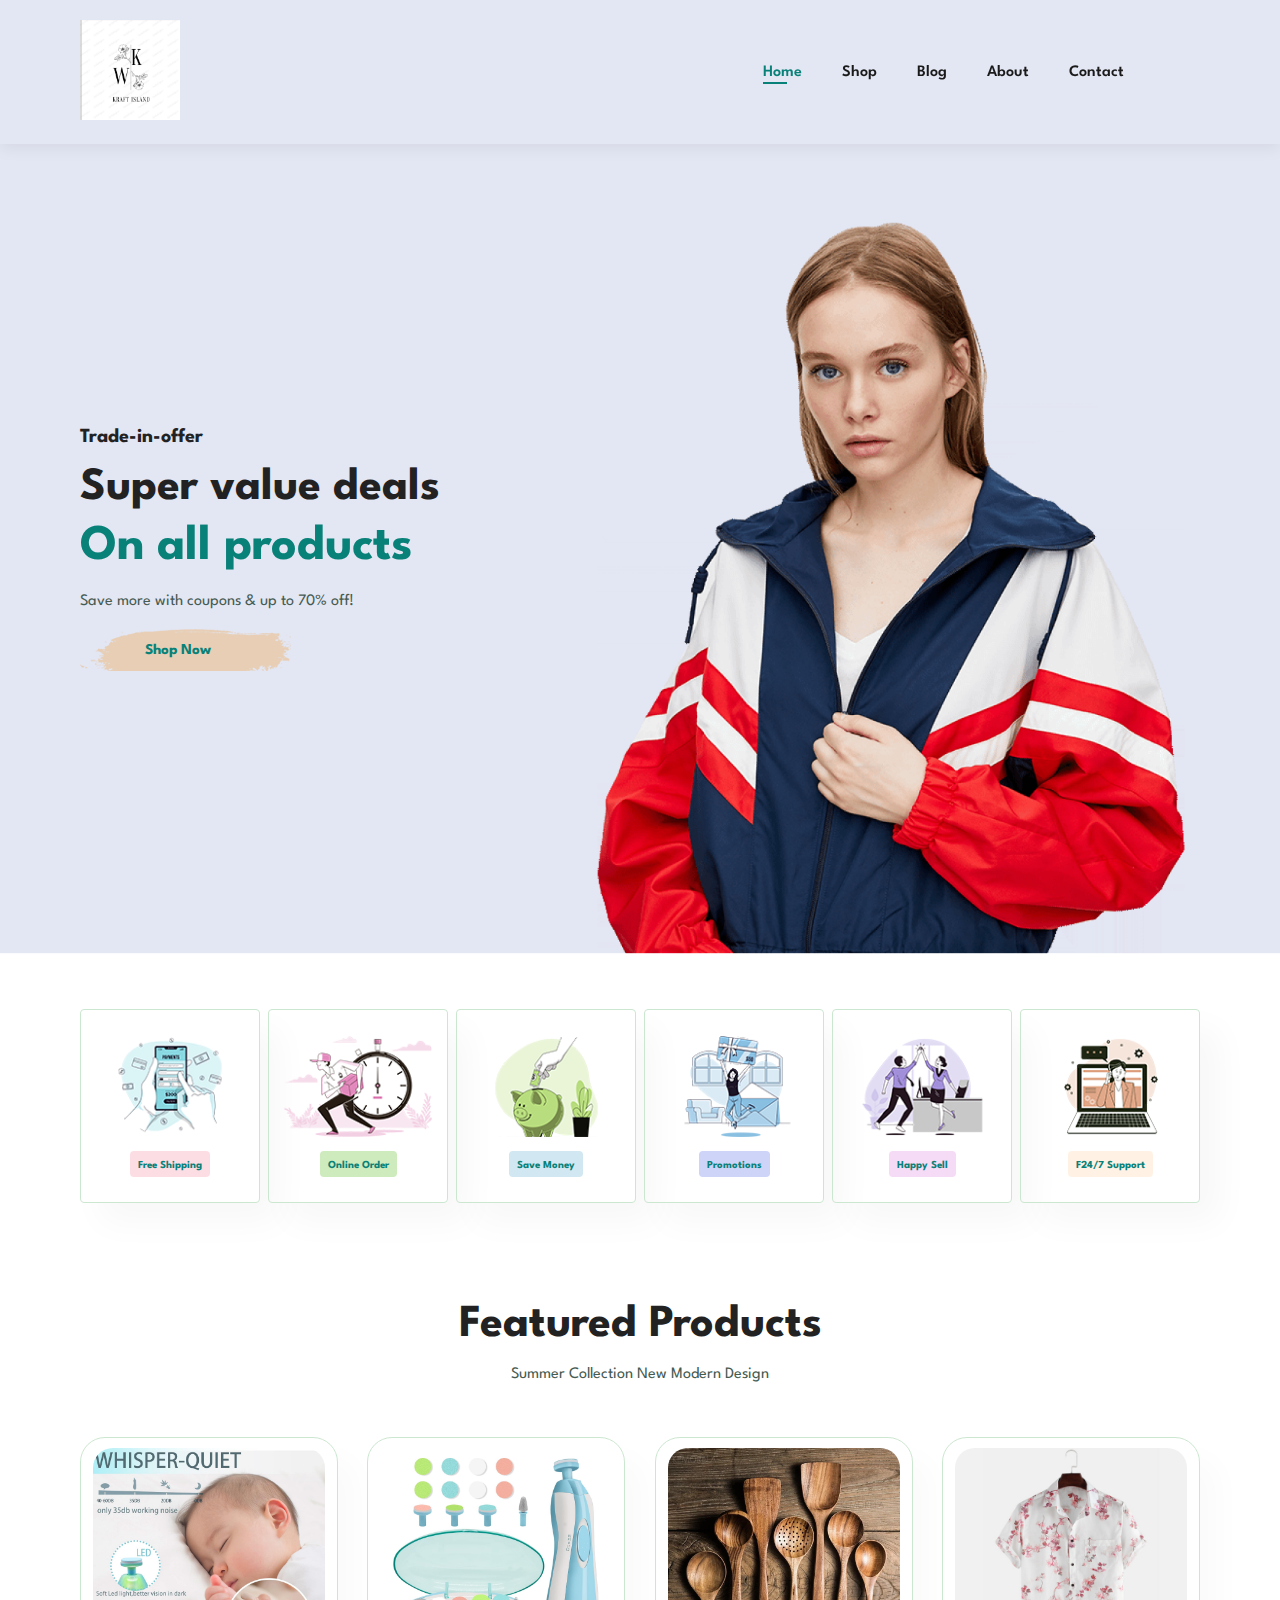
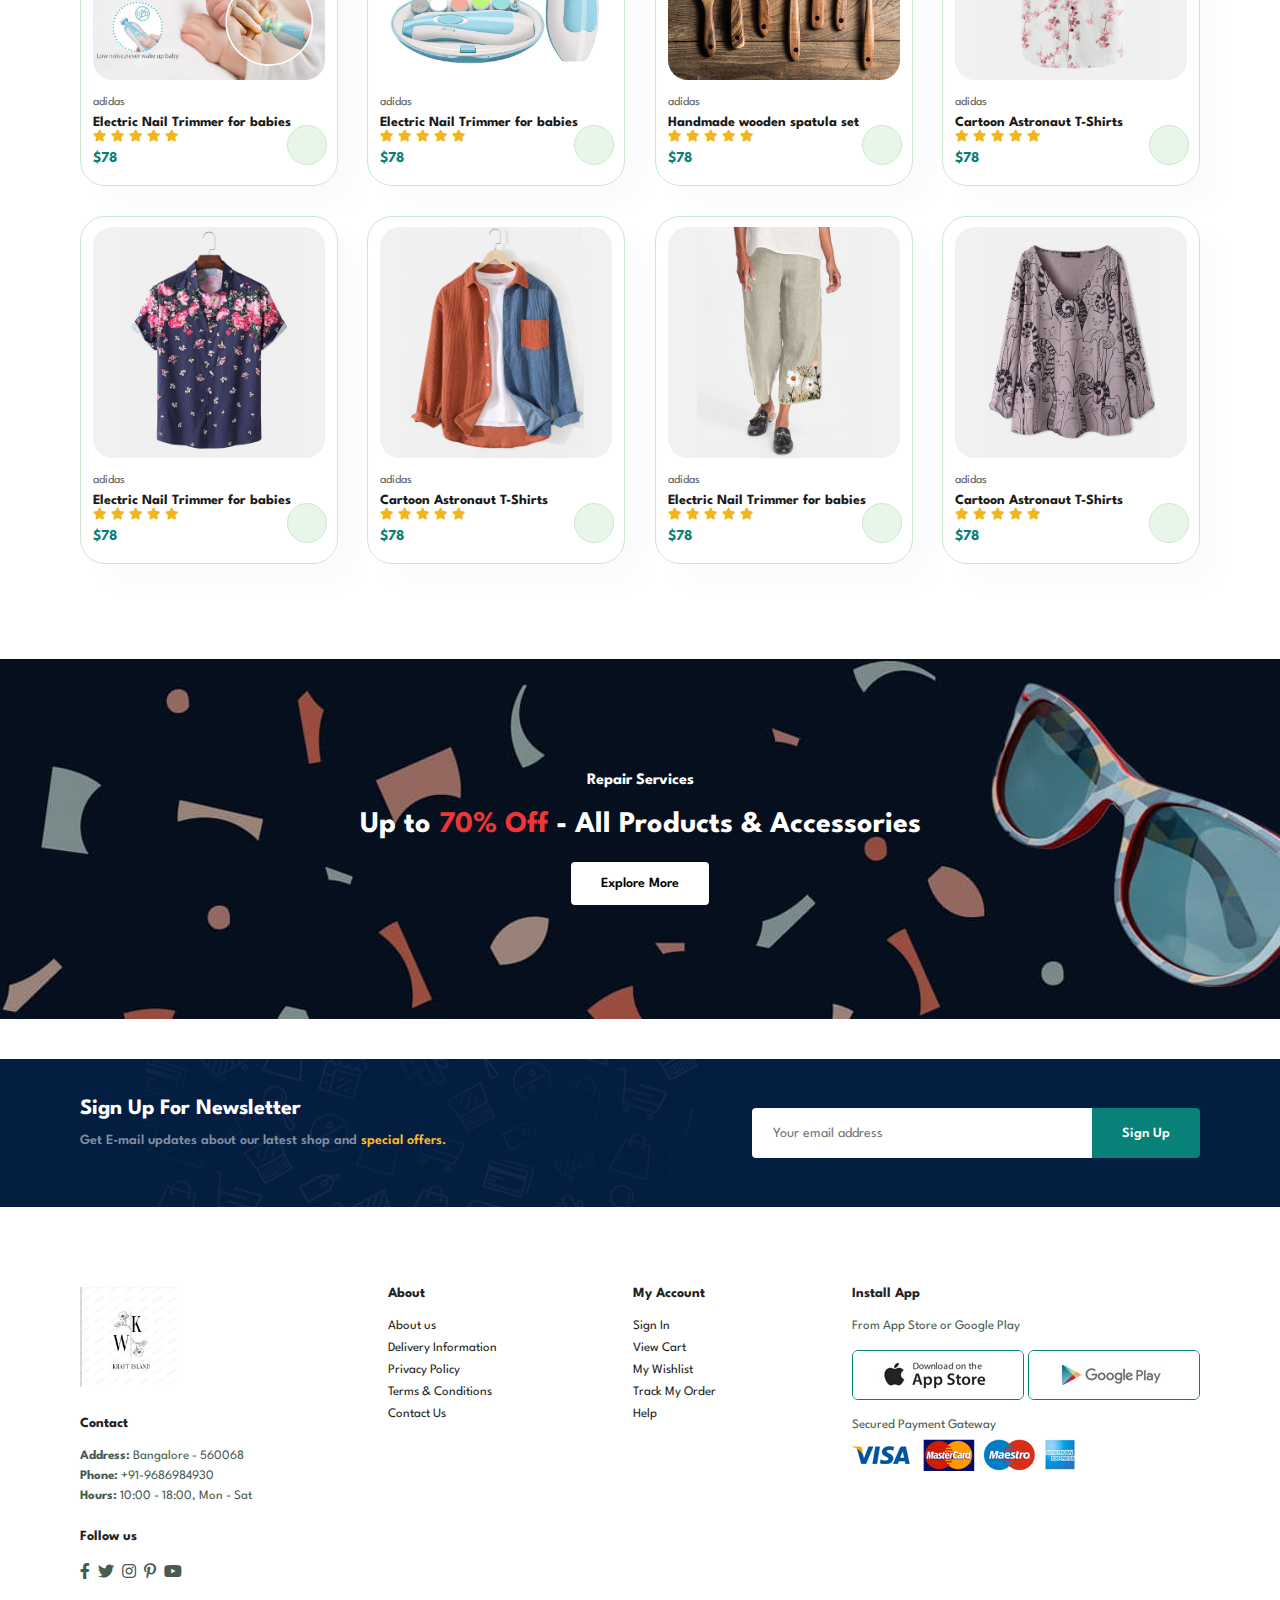
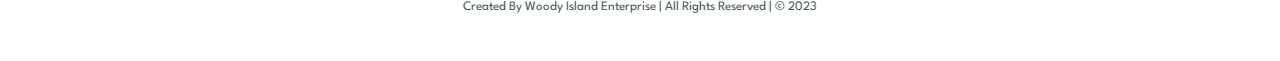
<file: index.html>
<!DOCTYPE html>
<html lang="en">
<head>
    <meta charset="UTF-8">
    <meta http-equiv="X-UA-Compatible" content="IE=edge">
    <meta name="viewport" content="width=device-width, initial-scale=1.0">
    <title>e-commerce website</title>

    <!-- font-awesome cdn link -->
    <link rel="stylesheet" href="https://pro.fontawesome.com/releases/v5.10.0/css/all.css"/>

    <!-- custom css file link -->
    <link rel="stylesheet" href="style.css">

</head>
<body>
    
    <section id="header">
        <a href="#"><img src="images/logo2.png" class="logo" alt="" width="100px" height="100px"></a>
        <div>
            <ul id="navbar">
                <li><a class="active" href="index.html">Home</a></li>
                <li><a href="shop.html">Shop</a></li>
                <li><a href="blog.html">Blog</a></li>
                <li><a href="about.html">About</a></li>
                <li><a href="contact.html">Contact</a></li>
                <li id="lg-bag"><a href="cart.html"><i class="far fa-shopping-bag"></i></a></li>
                <a href="#" id="close"><i class="far fa-times"></i></a>
            </ul>
        </div>
        <div id="mobile">
            <a href="cart.html"><i class="far fa-shopping-bag"></i></a>
            <i id="bar" class="fas fa-outdent"></i>
        </div>
    </section>

    <section id="hero">
        <h4>Trade-in-offer</h4>
        <h2>Super value deals</h2>
        <h1>On all products</h1>
        <p>Save more with coupons & up to 70% off!</p>
        <button>Shop Now</button>
    </section>

    <section id="feature" class="section-p1">
        <div class="fe-box">
            <img src="images/features/f1.png" alt="">
            <h6>Free Shipping</h6>
        </div>
        <div class="fe-box">
            <img src="images/features/f2.png" alt="">
            <h6>Online Order</h6>
        </div>
        <div class="fe-box">
            <img src="images/features/f3.png" alt="">
            <h6>Save Money</h6>
        </div>
        <div class="fe-box">
            <img src="images/features/f4.png" alt="">
            <h6>Promotions</h6>
        </div>
        <div class="fe-box">
            <img src="images/features/f5.png" alt="">
            <h6>Happy Sell</h6>
        </div>
        <div class="fe-box">
            <img src="images/features/f6.png" alt="">
            <h6>F24/7 Support</h6>
        </div>
    </section>

    <section id="product1" class="section-p1">
        <h2>Featured Products</h2>
        <p>Summer Collection New Modern Design</p>
        <div class="pro-container">
            <div class="pro">
                <img src="images/products/trimmer_baby.jpg" alt="">
                <div class="des">
                    <span>adidas</span>
                    <h5>Electric Nail Trimmer for babies</h5>
                    <div class="star">
                        <i class="fas fa-star"></i>
                        <i class="fas fa-star"></i>
                        <i class="fas fa-star"></i>
                        <i class="fas fa-star"></i>
                        <i class="fas fa-star"></i>
                    </div>
                    <h4>$78</h4>
                </div>
                <a href="#"><i class="fas fa-shopping-cart cart"></i></a>
            </div>
            <div class="pro">
                <img src="images/products/trimmer_baby2.jpg" alt="">
                <div class="des">
                    <span>adidas</span>
                    <h5>Electric Nail Trimmer for babies</h5>
                    <div class="star">
                        <i class="fas fa-star"></i>
                        <i class="fas fa-star"></i>
                        <i class="fas fa-star"></i>
                        <i class="fas fa-star"></i>
                        <i class="fas fa-star"></i>
                    </div>
                    <h4>$78</h4>
                </div>
                <a href="#"><i class="fas fa-shopping-cart cart"></i></a>
            </div>
            <div class="pro">
                <img src="images/products/spatula.jpg" alt="">
                <div class="des">
                    <span>adidas</span>
                    <h5>Handmade wooden spatula set</h5>
                    <div class="star">
                        <i class="fas fa-star"></i>
                        <i class="fas fa-star"></i>
                        <i class="fas fa-star"></i>
                        <i class="fas fa-star"></i>
                        <i class="fas fa-star"></i>
                    </div>
                    <h4>$78</h4>
                </div>
                <a href="#"><i class="fas fa-shopping-cart cart"></i></a>
            </div>
            <div class="pro">
                <img src="images/products/f4.jpg" alt="">
                <div class="des">
                    <span>adidas</span>
                    <h5>Cartoon Astronaut T-Shirts</h5>
                    <div class="star">
                        <i class="fas fa-star"></i>
                        <i class="fas fa-star"></i>
                        <i class="fas fa-star"></i>
                        <i class="fas fa-star"></i>
                        <i class="fas fa-star"></i>
                    </div>
                    <h4>$78</h4>
                </div>
                <a href="#"><i class="fas fa-shopping-cart cart"></i></a>
            </div>
            <div class="pro">
                <img src="images/products/f5.jpg" alt="">
                <div class="des">
                    <span>adidas</span>
                    <h5>Electric Nail Trimmer for babies</h5>
                    <div class="star">
                        <i class="fas fa-star"></i>
                        <i class="fas fa-star"></i>
                        <i class="fas fa-star"></i>
                        <i class="fas fa-star"></i>
                        <i class="fas fa-star"></i>
                    </div>
                    <h4>$78</h4>
                </div>
                <a href="#"><i class="fas fa-shopping-cart cart"></i></a>
            </div>
            <div class="pro">
                <img src="images/products/f6.jpg" alt="">
                <div class="des">
                    <span>adidas</span>
                    <h5>Cartoon Astronaut T-Shirts</h5>
                    <div class="star">
                        <i class="fas fa-star"></i>
                        <i class="fas fa-star"></i>
                        <i class="fas fa-star"></i>
                        <i class="fas fa-star"></i>
                        <i class="fas fa-star"></i>
                    </div>
                    <h4>$78</h4>
                </div>
                <a href="#"><i class="fas fa-shopping-cart cart"></i></a>
            </div>
            <div class="pro">
                <img src="images/products/f7.jpg" alt="">
                <div class="des">
                    <span>adidas</span>
                    <h5>Electric Nail Trimmer for babies</h5>
                    <div class="star">
                        <i class="fas fa-star"></i>
                        <i class="fas fa-star"></i>
                        <i class="fas fa-star"></i>
                        <i class="fas fa-star"></i>
                        <i class="fas fa-star"></i>
                    </div>
                    <h4>$78</h4>
                </div>
                <a href="#"><i class="fas fa-shopping-cart cart"></i></a>
            </div>
            <div class="pro">
                <img src="images/products/f8.jpg" alt="">
                <div class="des">
                    <span>adidas</span>
                    <h5>Cartoon Astronaut T-Shirts</h5>
                    <div class="star">
                        <i class="fas fa-star"></i>
                        <i class="fas fa-star"></i>
                        <i class="fas fa-star"></i>
                        <i class="fas fa-star"></i>
                        <i class="fas fa-star"></i>
                    </div>
                    <h4>$78</h4>
                </div>
                <a href="#"><i class="fas fa-shopping-cart cart"></i></a>
            </div>
        </div>
    </section>

    <section id="banner" class="section-m1">
        <h4>Repair Services</h4>
        <h2>Up to <span>70% Off</span> - All Products & Accessories</h2>
        <button class="normal">Explore More</button>
    </section>



    <section id="newsletter" class="section-p1 section-m1">
        <div class="newstext">
            <h4>Sign Up For Newsletter</h4>
            <p>Get E-mail updates about our latest shop and <span>special offers.</span></p>
        </div>
        <div class="form">
            <input type="text" placeholder="Your email address">
            <button class="normal">Sign Up</button>
        </div>
    </section>

    <footer class="section-p1">
        <div class="col">
            <img class="logo" src="images/logo2.png" alt="" width="100px" height="100px">
            <h4>Contact</h4>
            <p><strong>Address:</strong> Bangalore - 560068</p>
            <p><strong>Phone:</strong> +91-9686984930</p>
            <p><strong>Hours:</strong> 10:00 - 18:00, Mon - Sat</p>
            <div class="follow">
                <h4>Follow us</h4>
                <div class="icon">
                    <i class="fab fa-facebook-f"></i>
                    <i class="fab fa-twitter"></i>
                    <i class="fab fa-instagram"></i>
                    <i class="fab fa-pinterest-p"></i>
                    <i class="fab fa-youtube"></i>
                </div>
            </div>
        </div>
        <div class="col">
            <h4>About</h4>
            <a href="#">About us</a>
            <a href="#">Delivery Information</a>
            <a href="#">Privacy Policy</a>
            <a href="#">Terms & Conditions</a>
            <a href="#">Contact Us</a>
        </div>
        <div class="col">
            <h4>My Account</h4>
            <a href="#">Sign In</a>
            <a href="#">View Cart</a>
            <a href="#">My Wishlist</a>
            <a href="#">Track My Order</a>
            <a href="#">Help</a>
        </div>
        <div class="col install">
            <h4>Install App</h4>
            <p>From App Store or Google Play</p>
            <div class="row">
                <img src="images/pay/app.jpg" alt="">
                <img src="images/pay/play.jpg" alt="">
            </div>
            <p>Secured Payment Gateway</p>
            <img src="images/pay/pay.png" alt="">
        </div>
        <div class="copyright">
            <p>Created By Woody Island Enterprise | All Rights Reserved | &#169; 2023</p>
        </div>
    </footer>

    <!-- javascript script file link -->
    <script src="script.js"></script>
</body>
</html>
</file>
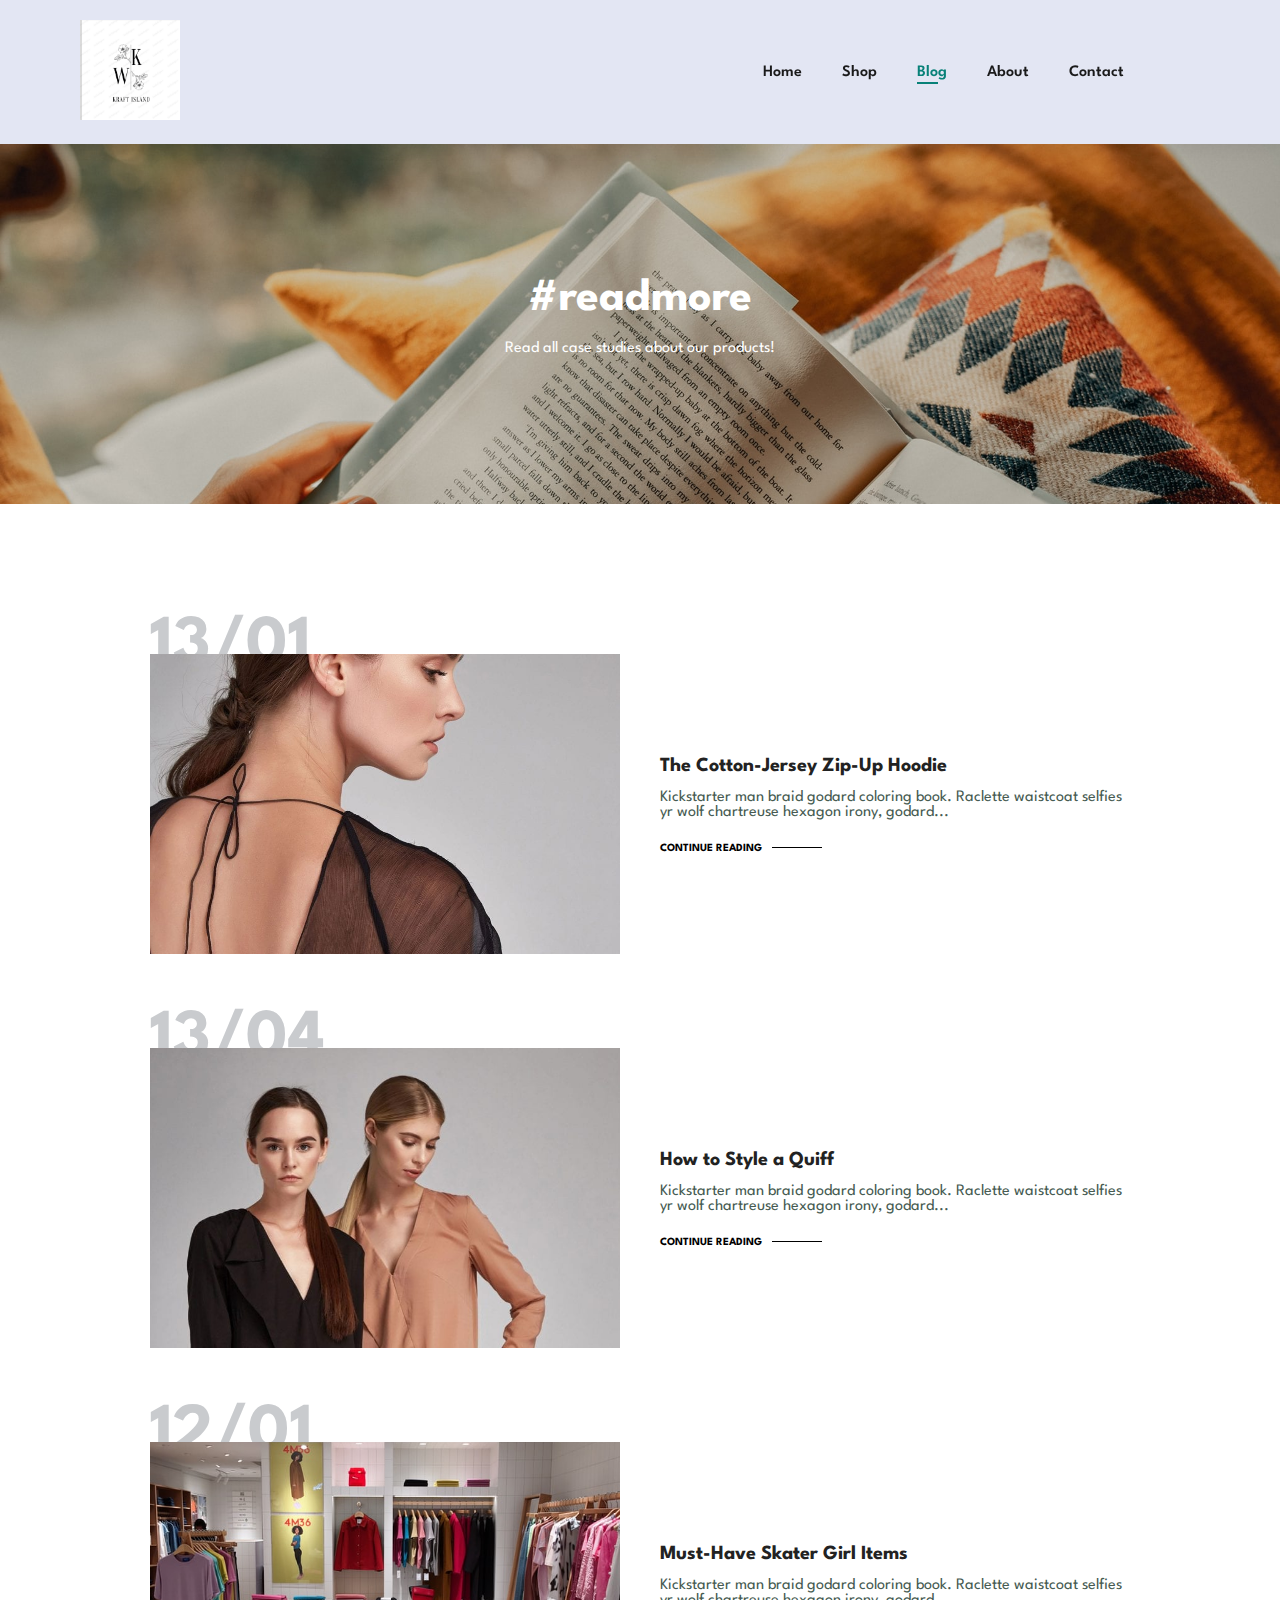
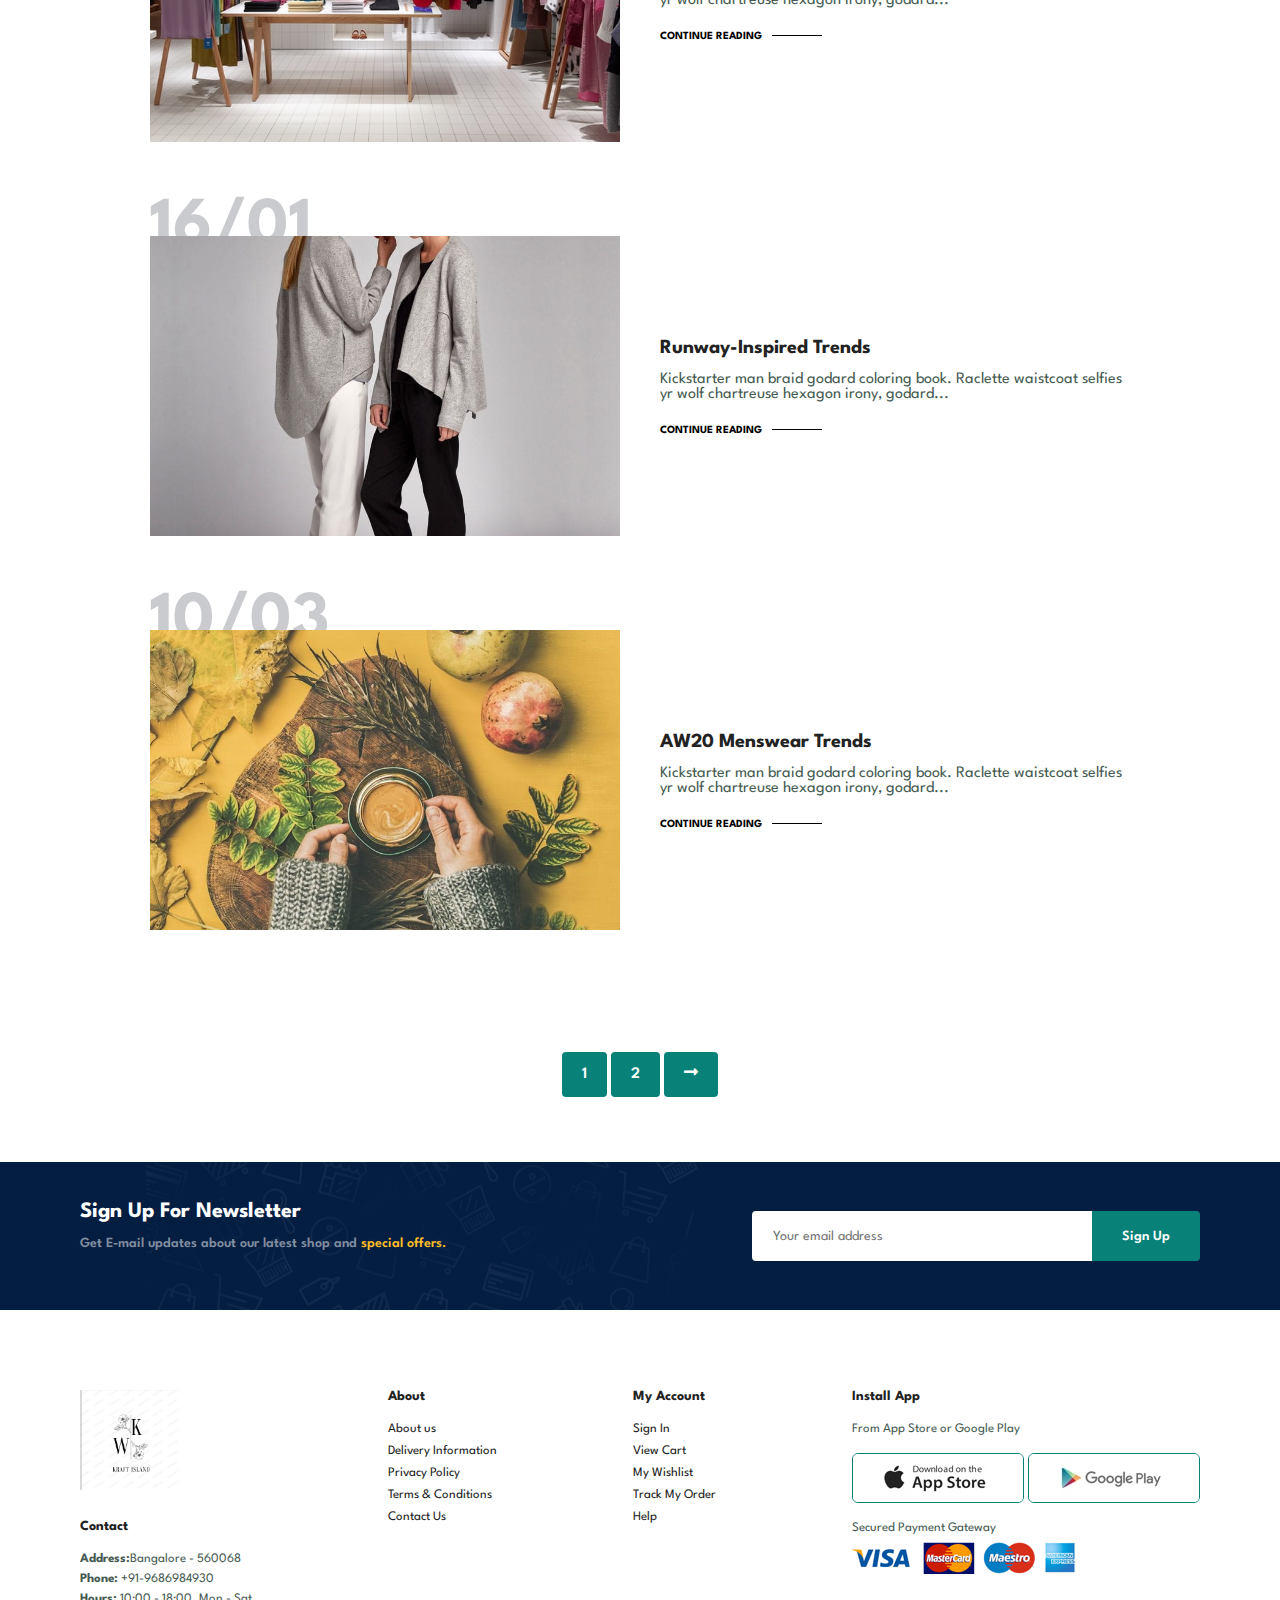
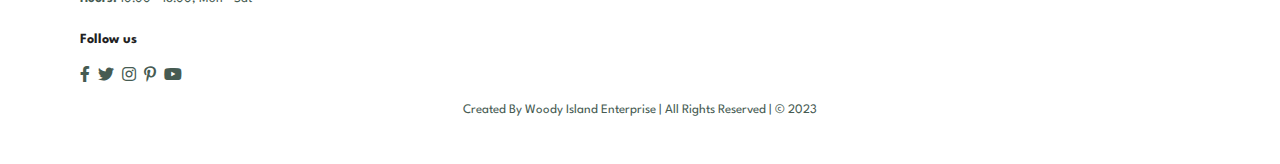
<file: blog.html>
<!DOCTYPE html>
<html lang="en">

<head>
    <meta charset="UTF-8">
    <meta http-equiv="X-UA-Compatible" content="IE=edge">
    <meta name="viewport" content="width=device-width, initial-scale=1.0">
    <title>e-commerce website</title>

    <!-- font-awesome cdn link -->
    <link rel="stylesheet" href="https://pro.fontawesome.com/releases/v5.10.0/css/all.css" />

    <!-- custom css file link -->
    <link rel="stylesheet" href="style.css">

</head>

<body>

    <section id="header">
        <a href="#"><img src="images/logo2.png" class="logo" alt="" width="100px" height="100px"></a>
        <div>
            <ul id="navbar">
                <li><a href="index.html">Home</a></li>
                <li><a href="shop.html">Shop</a></li>
                <li><a class="active" href="blog.html">Blog</a></li>
                <li><a href="about.html">About</a></li>
                <li><a href="contact.html">Contact</a></li>
                <li id="lg-bag"><a href="cart.html"><i class="far fa-shopping-bag"></i></a></li>
                <a href="#" id="close"><i class="far fa-times"></i></a>
            </ul>
        </div>
        <div id="mobile">
            <a href="cart.html"><i class="far fa-shopping-bag"></i></a>
            <i id="bar" class="fas fa-outdent"></i>
        </div>
    </section>

    <section id="page-header" class="blog-header">
        <h2>#readmore</h2>
        <p>Read all case studies about our products!</p>
    </section>

    <section id="blog">
        <div class="blog-box">
            <div class="blog-img">
                <img src="images/blog/b1.jpg" alt="">
            </div>
            <div class="blog-details">
                <h4>The Cotton-Jersey Zip-Up Hoodie</h4>
                <p>Kickstarter man braid godard coloring book. Raclette waistcoat selfies
                    yr wolf chartreuse hexagon irony, godard...
                </p>
                <a href="#">CONTINUE READING</a>
            </div>
            <h1>13/01</h1>
        </div>
        <div class="blog-box">
            <div class="blog-img">
                <img src="images/blog/b2.jpg" alt="">
            </div>
            <div class="blog-details">
                <h4>How to Style a Quiff</h4>
                <p>Kickstarter man braid godard coloring book. Raclette waistcoat selfies
                    yr wolf chartreuse hexagon irony, godard...
                </p>
                <a href="#">CONTINUE READING</a>
            </div>
            <h1>13/04</h1>
        </div>
        <div class="blog-box">
            <div class="blog-img">
                <img src="images/blog/b3.jpg" alt="">
            </div>
            <div class="blog-details">
                <h4>Must-Have Skater Girl Items</h4>
                <p>Kickstarter man braid godard coloring book. Raclette waistcoat selfies
                    yr wolf chartreuse hexagon irony, godard...
                </p>
                <a href="#">CONTINUE READING</a>
            </div>
            <h1>12/01</h1>
        </div>
        <div class="blog-box">
            <div class="blog-img">
                <img src="images/blog/b4.jpg" alt="">
            </div>
            <div class="blog-details">
                <h4>Runway-Inspired Trends</h4>
                <p>Kickstarter man braid godard coloring book. Raclette waistcoat selfies
                    yr wolf chartreuse hexagon irony, godard...
                </p>
                <a href="#">CONTINUE READING</a>
            </div>
            <h1>16/01</h1>
        </div>
        <div class="blog-box">
            <div class="blog-img">
                <img src="images/blog/b6.jpg" alt="">
            </div>
            <div class="blog-details">
                <h4>AW20 Menswear Trends</h4>
                <p>Kickstarter man braid godard coloring book. Raclette waistcoat selfies
                    yr wolf chartreuse hexagon irony, godard...
                </p>
                <a href="#">CONTINUE READING</a>
            </div>
            <h1>10/03</h1>
        </div>
    </section>

    <section id="pagination" class="section-p1">
        <a href="#">1</a>
        <a href="#">2</a>
        <a href="#"><i class="fas fa-long-arrow-alt-right"></i></a>
    </section>

    <section id="newsletter" class="section-p1 section-m1">
        <div class="newstext">
            <h4>Sign Up For Newsletter</h4>
            <p>Get E-mail updates about our latest shop and <span>special offers.</span></p>
        </div>
        <div class="form">
            <input type="text" placeholder="Your email address">
            <button class="normal">Sign Up</button>
        </div>
    </section>

    <footer class="section-p1">
        <div class="col">
            <img class="logo" src="images/logo2.png" alt="" width="100px" height="100px">
            <h4>Contact</h4>
            <p><strong>Address:</strong>Bangalore - 560068</p>
            <p><strong>Phone:</strong> +91-9686984930</p>
            <p><strong>Hours:</strong> 10:00 - 18:00, Mon - Sat</p>
            <div class="follow">
                <h4>Follow us</h4>
                <div class="icon">
                    <i class="fab fa-facebook-f"></i>
                    <i class="fab fa-twitter"></i>
                    <i class="fab fa-instagram"></i>
                    <i class="fab fa-pinterest-p"></i>
                    <i class="fab fa-youtube"></i>
                </div>
            </div>
        </div>
        <div class="col">
            <h4>About</h4>
            <a href="#">About us</a>
            <a href="#">Delivery Information</a>
            <a href="#">Privacy Policy</a>
            <a href="#">Terms & Conditions</a>
            <a href="#">Contact Us</a>
        </div>
        <div class="col">
            <h4>My Account</h4>
            <a href="#">Sign In</a>
            <a href="#">View Cart</a>
            <a href="#">My Wishlist</a>
            <a href="#">Track My Order</a>
            <a href="#">Help</a>
        </div>
        <div class="col install">
            <h4>Install App</h4>
            <p>From App Store or Google Play</p>
            <div class="row">
                <img src="images/pay/app.jpg" alt="">
                <img src="images/pay/play.jpg" alt="">
            </div>
            <p>Secured Payment Gateway</p>
            <img src="images/pay/pay.png" alt="">
        </div>
        <div class="copyright">
            <p>Created By Woody Island Enterprise | All Rights Reserved | &#169; 2023</p>
        </div>
    </footer>

    <!-- javascript script file link -->
    <script src="script.js"></script>
</body>

</html>
</file>
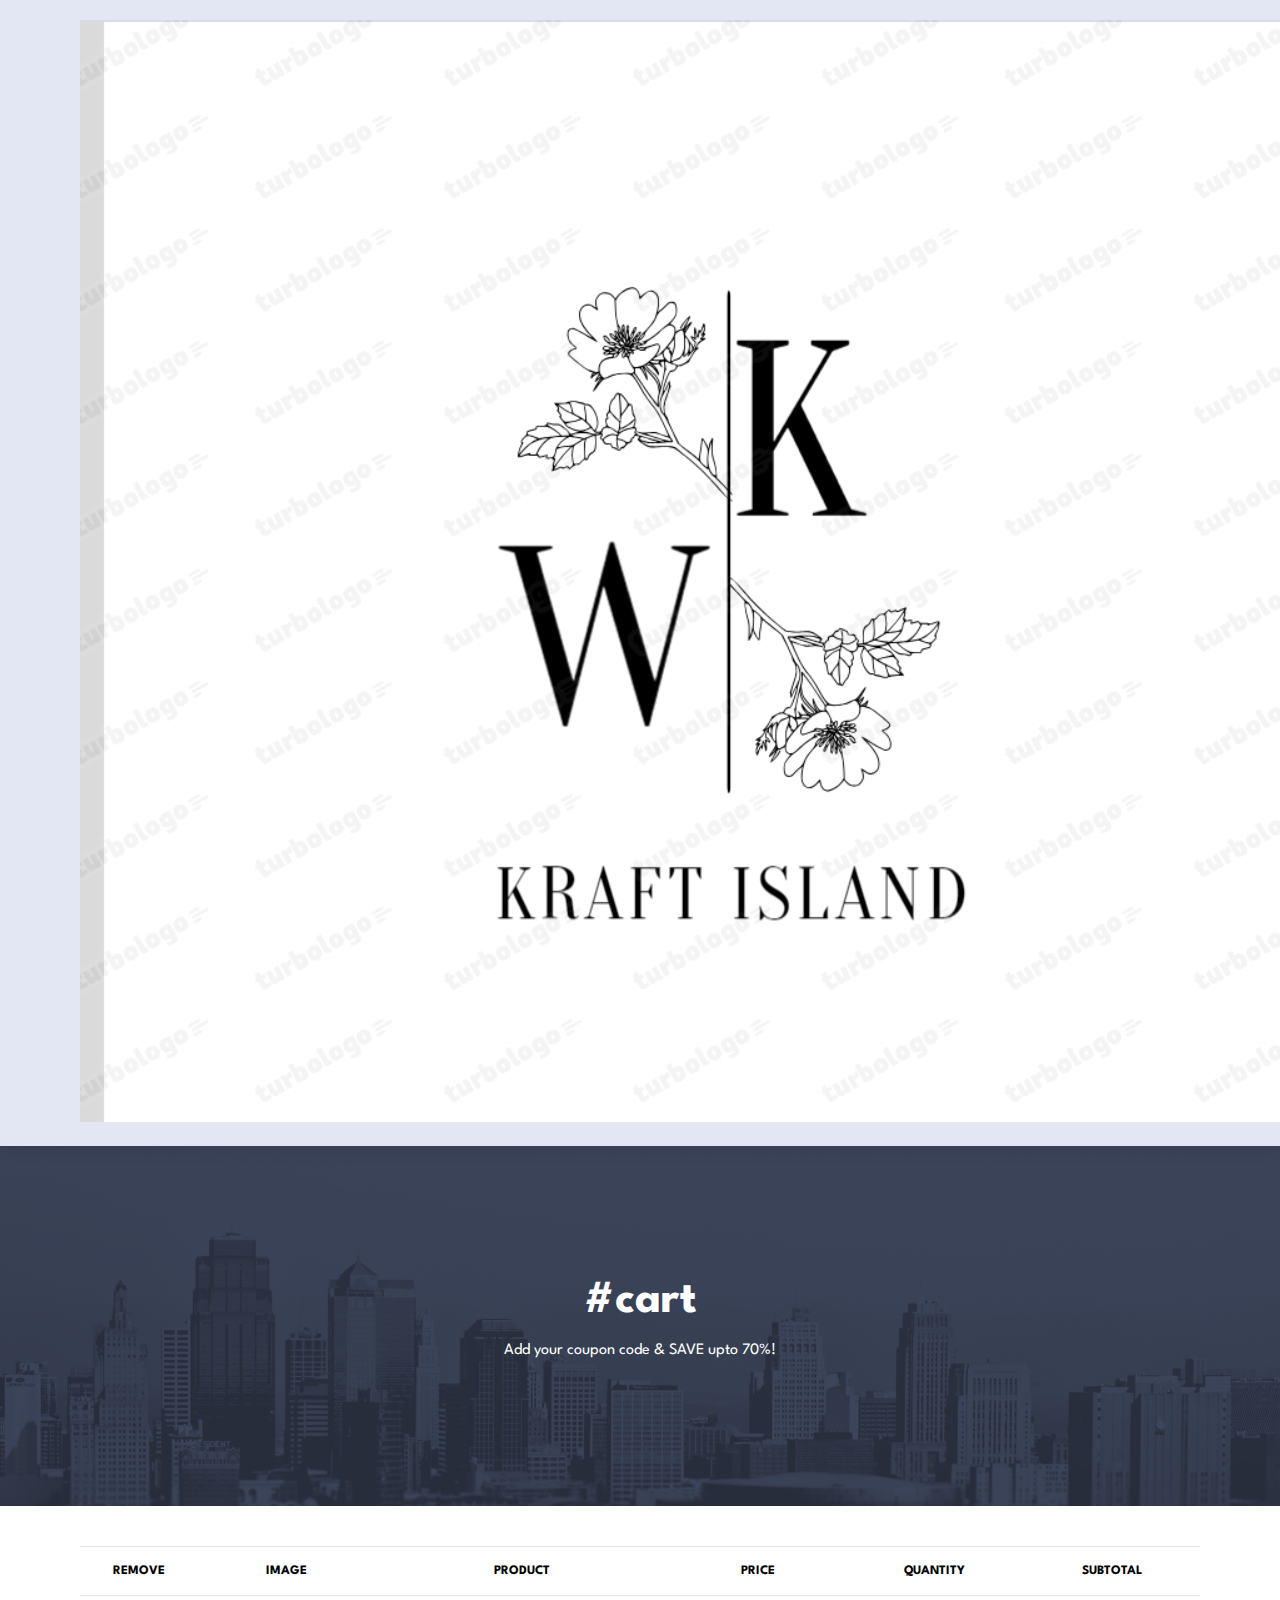
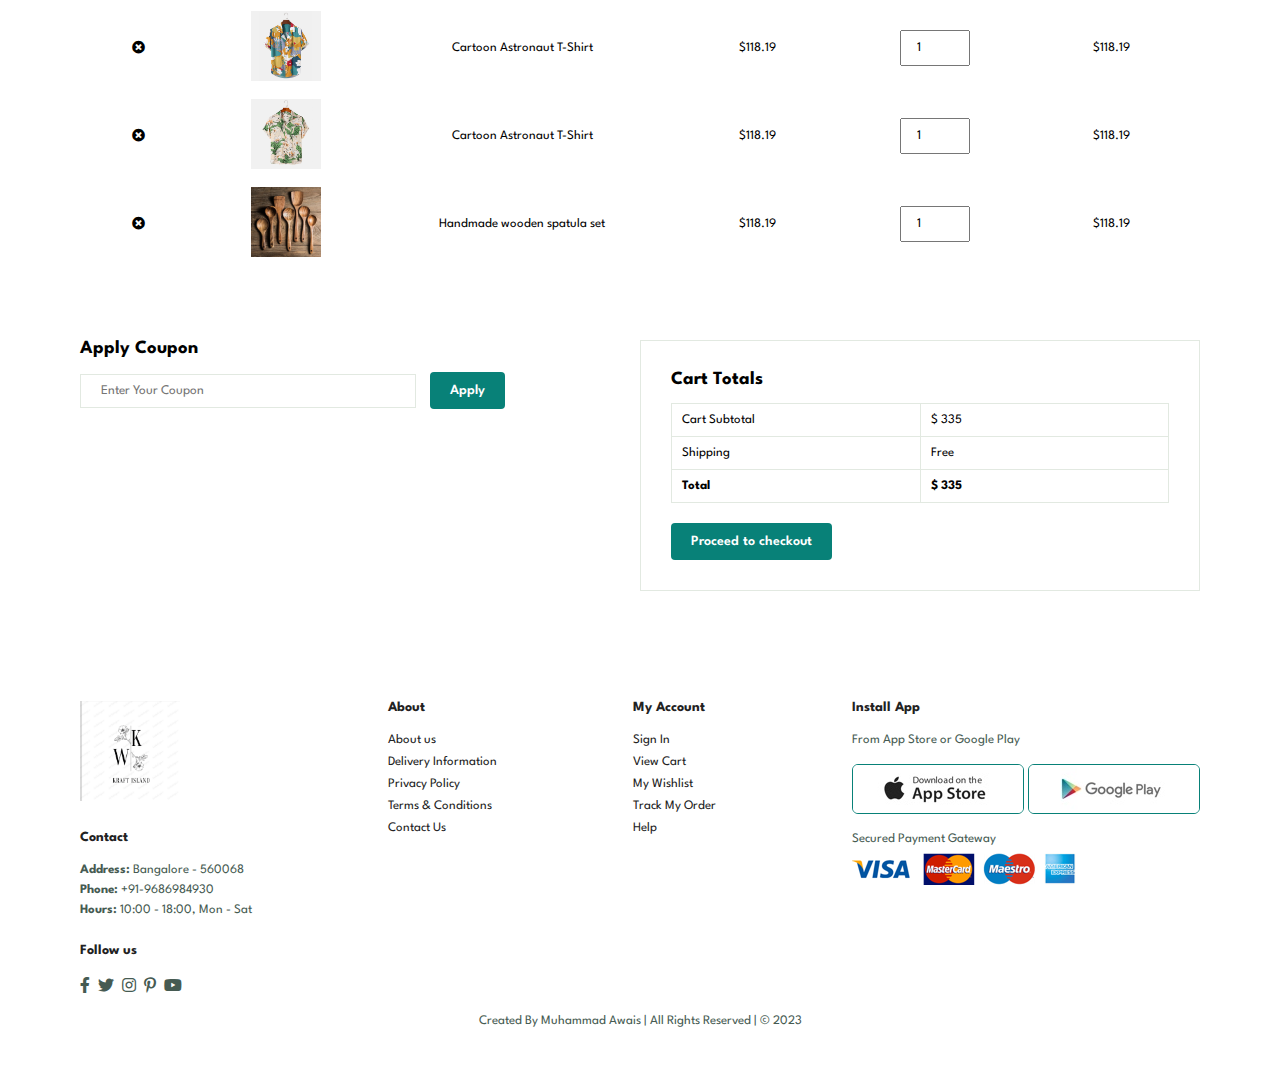
<file: cart.html>
<!DOCTYPE html>
<html lang="en">

<head>
    <meta charset="UTF-8">
    <meta http-equiv="X-UA-Compatible" content="IE=edge">
    <meta name="viewport" content="width=device-width, initial-scale=1.0">
    <title>e-commerce website</title>

    <!-- font-awesome cdn link -->
    <link rel="stylesheet" href="https://pro.fontawesome.com/releases/v5.10.0/css/all.css" />

    <!-- custom css file link -->
    <link rel="stylesheet" href="style.css">

</head>

<body>

    <section id="header">
        <a href="#"><img src="images/logo2.png" class="logo" alt=""></a>
        <div>
            <ul id="navbar">
                <li><a href="index.html">Home</a></li>
                <li><a href="shop.html">Shop</a></li>
                <li><a href="blog.html">Blog</a></li>
                <li><a href="about.html">About</a></li>
                <li><a href="contact.html">Contact</a></li>
                <li id="lg-bag"><a class="active" href="cart.html"><i class="far fa-shopping-bag"></i></a></li>
                <a href="#" id="close"><i class="far fa-times"></i></a>
            </ul>
        </div>
        <div id="mobile">
            <a href="cart.html"><i class="far fa-shopping-bag"></i></a>
            <i id="bar" class="fas fa-outdent"></i>
        </div>
    </section>

    <section id="page-header" class="about-header">
        <h2>#cart</h2>
        <p>Add your coupon code & SAVE upto 70%!</p>
    </section>

    <section id="cart" class="section-p1">
        <table width="100%">
            <thead>
                <tr>
                    <td>Remove</td>
                    <td>Image</td>
                    <td>Product</td>
                    <td>Price</td>
                    <td>Quantity</td>
                    <td>Subtotal</td>
                </tr>
            </thead>
            <tbody>
                <tr>
                    <td><a href="#"><i class="fas fa-times-circle" style="color:black"></i></a></td>
                    <td><img src="images/products/f1.jpg" alt=""></td>
                    <td>Cartoon Astronaut T-Shirt</td>
                    <td>$118.19</td>
                    <td><input type="number" value="1"></td>
                    <td>$118.19</td>
                </tr>
                <tr>
                    <td><a href="#"><i class="fas fa-times-circle" style="color:black"></i></a></td>
                    <td><img src="images/products/f2.jpg" alt=""></td>
                    <td>Cartoon Astronaut T-Shirt</td>
                    <td>$118.19</td>
                    <td><input type="number" value="1"></td>
                    <td>$118.19</td>
                </tr>
                <tr>
                    <td><a href="#"><i class="fas fa-times-circle" style="color:black"></i></a></td>
                    <td><img src="images/products/spatula.jpg" alt=""></td>
                    <td>Handmade wooden spatula set</td>
                    <td>$118.19</td>
                    <td><input type="number" value="1"></td>
                    <td>$118.19</td>
                </tr>
            </tbody>
        </table>
    </section>

    <section id="cart-add" class="section-p1">
        <div class="coupon">
            <h3>Apply Coupon</h3>
            <div>
                <input type="text" placeholder="Enter Your Coupon">
                <button class="normal">Apply</button>
            </div>
        </div>
        <div class="subtotal">
            <h3>Cart Totals</h3>
            <table>
                <tr>
                    <td>Cart Subtotal</td>
                    <td>$ 335</td>
                </tr>
                <tr>
                    <td>Shipping</td>
                    <td>Free</td>
                </tr>
                <tr>
                    <td><strong>Total</strong></td>
                    <td><strong>$ 335</strong></td>
                </tr>
            </table>
            <button class="normal">Proceed to checkout</button>
        </div>
    </section>

    <footer class="section-p1">
        <div class="col">
            <img class="logo" src="images/logo2.png" alt="">
            <h4>Contact</h4>
            <p><strong>Address:</strong> Bangalore - 560068</p>
            <p><strong>Phone:</strong> +91-9686984930</p>
            <p><strong>Hours:</strong> 10:00 - 18:00, Mon - Sat</p>
            <div class="follow">
                <h4>Follow us</h4>
                <div class="icon">
                    <i class="fab fa-facebook-f"></i>
                    <i class="fab fa-twitter"></i>
                    <i class="fab fa-instagram"></i>
                    <i class="fab fa-pinterest-p"></i>
                    <i class="fab fa-youtube"></i>
                </div>
            </div>
        </div>
        <div class="col">
            <h4>About</h4>
            <a href="#">About us</a>
            <a href="#">Delivery Information</a>
            <a href="#">Privacy Policy</a>
            <a href="#">Terms & Conditions</a>
            <a href="#">Contact Us</a>
        </div>
        <div class="col">
            <h4>My Account</h4>
            <a href="#">Sign In</a>
            <a href="#">View Cart</a>
            <a href="#">My Wishlist</a>
            <a href="#">Track My Order</a>
            <a href="#">Help</a>
        </div>
        <div class="col install">
            <h4>Install App</h4>
            <p>From App Store or Google Play</p>
            <div class="row">
                <img src="images/pay/app.jpg" alt="">
                <img src="images/pay/play.jpg" alt="">
            </div>
            <p>Secured Payment Gateway</p>
            <img src="images/pay/pay.png" alt="">
        </div>
        <div class="copyright">
            <p>Created By Muhammad Awais | All Rights Reserved | &#169; 2023</p>
        </div>
    </footer>

    <!-- javascript script file link -->
    <script src="script.js"></script>
</body>

</html>
</file>
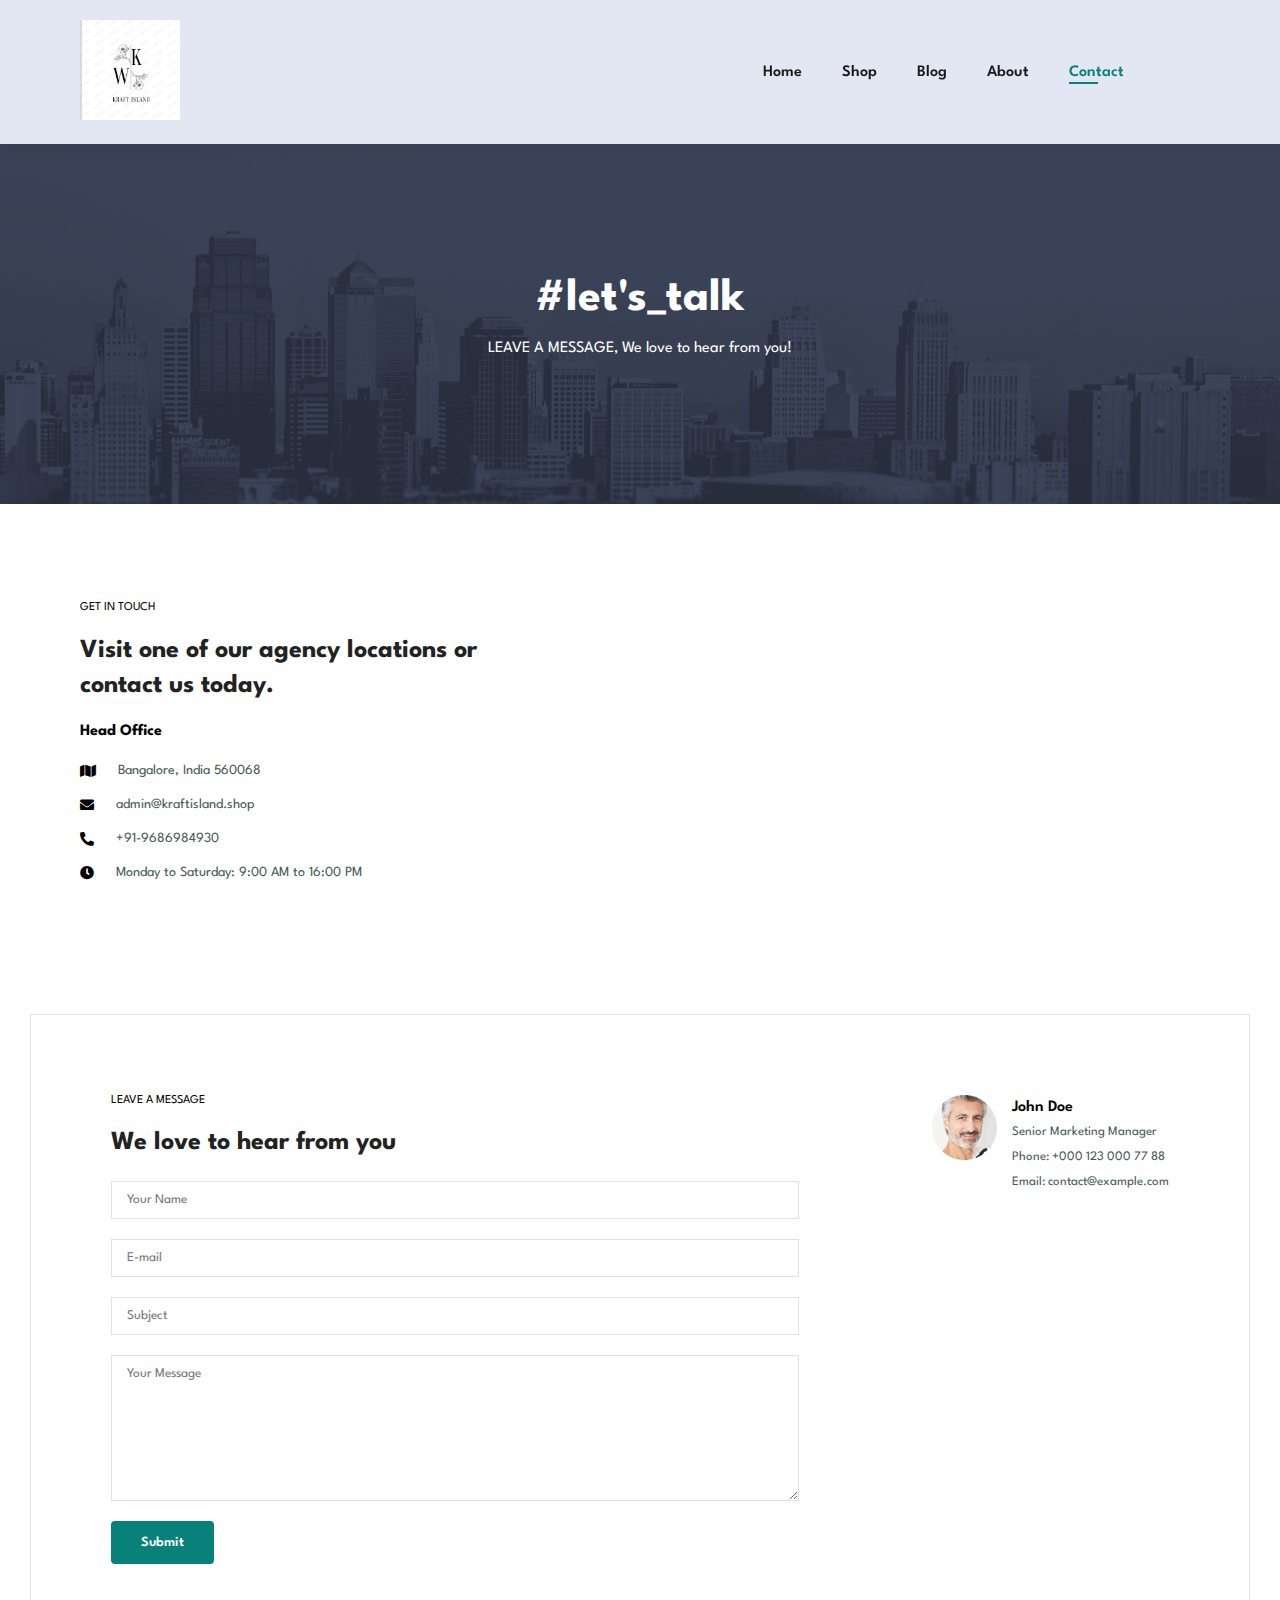
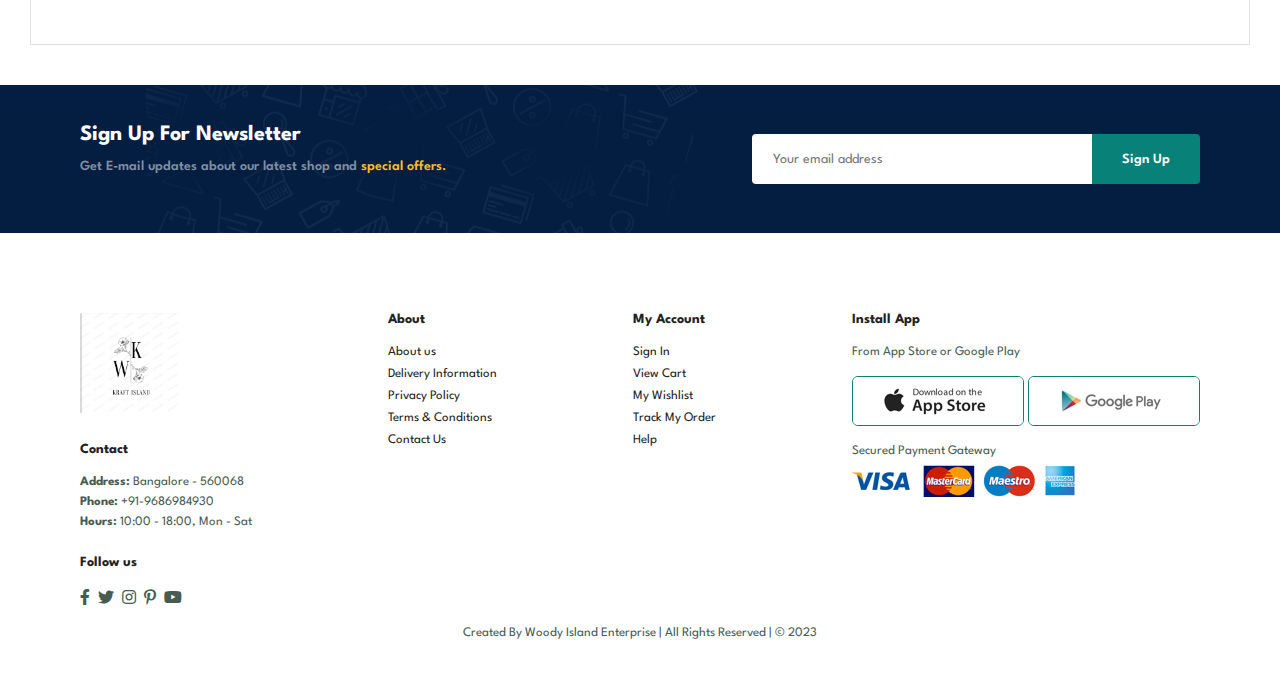
<file: contact.html>
<!DOCTYPE html>
<html lang="en">

<head>
    <meta charset="UTF-8">
    <meta http-equiv="X-UA-Compatible" content="IE=edge">
    <meta name="viewport" content="width=device-width, initial-scale=1.0">
    <title>e-commerce website</title>

    <!-- font-awesome cdn link -->
    <link rel="stylesheet" href="https://pro.fontawesome.com/releases/v5.10.0/css/all.css" />

    <!-- custom css file link -->
    <link rel="stylesheet" href="style.css">

</head>

<body>

    <section id="header">
        <a href="#"><img src="images/logo2.png" class="logo" alt="" width="100px" height="100px"></a>
        <div>
            <ul id="navbar">
                <li><a href="index.html">Home</a></li>
                <li><a href="shop.html">Shop</a></li>
                <li><a href="blog.html">Blog</a></li>
                <li><a href="about.html">About</a></li>
                <li><a class="active" href="contact.html">Contact</a></li>
                <li id="lg-bag"><a href="cart.html"><i class="far fa-shopping-bag"></i></a></li>
                <a href="#" id="close"><i class="far fa-times"></i></a>
            </ul>
        </div>
        <div id="mobile">
            <a href="cart.html"><i class="far fa-shopping-bag"></i></a>
            <i id="bar" class="fas fa-outdent"></i>
        </div>
    </section>

    <section id="page-header" class="about-header">
        <h2>#let's_talk</h2>
        <p>LEAVE A MESSAGE, We love to hear from you!</p>
    </section>

    <section id="contact-details" class="section-p1">
        <div class="details">
            <span>GET IN TOUCH</span>
            <h2>Visit one of our agency locations or contact us today.</h2>
            <h3>Head Office</h3>
            <div>
                <li>
                    <i class="fas fa-map"></i>
                    <p>Bangalore, India 560068</p>
                </li>
                <li>
                    <i class="fas fa-envelope"></i>
                    <p>admin@kraftisland.shop</p>
                </li>
                <li>
                    <i class="fas fa-phone-alt"></i>
                    <p>+91-9686984930
                </li>
                <li>
                    <i class="fas fa-clock"></i>
                    <p>Monday to Saturday: 9:00 AM to 16:00 PM</p>
                </li>
            </div>
        </div>
        <div class="map">
            <iframe
                src="https://www.google.com/maps/embed?pb=!1m18!1m12!1m3!1d0.1!2d77.62956862393422!3d12.882320074963129!2m3!1f0!2f0!3f0!3m2!1i1024!2i768!4f13.1!3m3!1m2!1s0x0%3A0x0!2zMTLCsDgyJzMwLjEiTiA3N8KwNTcnMjMuNSJF!5e0!3m2!1sen!2s!4v1676498542792!5m2!1sen!2s
                "
                width="600" height="450" style="border:0;" allowfullscreen="" loading="lazy"
                referrerpolicy="no-referrer-when-downgrade"></iframe>
        </div>
    </section>

    <section id="form-details">
        <form action="">
            <span>LEAVE A MESSAGE</span>
            <h2>We love to hear from you</h2>
            <input type="text" placeholder="Your Name">
            <input type="text" placeholder="E-mail">
            <input type="text" placeholder="Subject">
            <textarea name="" id="" cols="30" rows="10" placeholder="Your Message"></textarea>
            <button class="normal">Submit</button>
        </form>
        <div class="people">
            <div>
                <img src="images/people/1.png" alt="">
                <p><span>John Doe</span> Senior Marketing Manager<br>Phone: +000 123 000 77 88<br>Email: contact@example.com</p>
            </div>
        </div>
    </section>

    <section id="newsletter" class="section-p1 section-m1">
        <div class="newstext">
            <h4>Sign Up For Newsletter</h4>
            <p>Get E-mail updates about our latest shop and <span>special offers.</span></p>
        </div>
        <div class="form">
            <input type="text" placeholder="Your email address">
            <button class="normal">Sign Up</button>
        </div>
    </section>

    <footer class="section-p1">
        <div class="col">
            <img class="logo" src="images/logo2.png" alt="" width="100px" height="100px">
            <h4>Contact</h4>
            <p><strong>Address:</strong> Bangalore - 560068</p>
            <p><strong>Phone:</strong> +91-9686984930 </p>
            <p><strong>Hours:</strong> 10:00 - 18:00, Mon - Sat</p>
            <div class="follow">
                <h4>Follow us</h4>
                <div class="icon">
                    <i class="fab fa-facebook-f"></i>
                    <i class="fab fa-twitter"></i>
                    <i class="fab fa-instagram"></i>
                    <i class="fab fa-pinterest-p"></i>
                    <i class="fab fa-youtube"></i>
                </div>
            </div>
        </div>
        <div class="col">
            <h4>About</h4>
            <a href="#">About us</a>
            <a href="#">Delivery Information</a>
            <a href="#">Privacy Policy</a>
            <a href="#">Terms & Conditions</a>
            <a href="#">Contact Us</a>
        </div>
        <div class="col">
            <h4>My Account</h4>
            <a href="#">Sign In</a>
            <a href="#">View Cart</a>
            <a href="#">My Wishlist</a>
            <a href="#">Track My Order</a>
            <a href="#">Help</a>
        </div>
        <div class="col install">
            <h4>Install App</h4>
            <p>From App Store or Google Play</p>
            <div class="row">
                <img src="images/pay/app.jpg" alt="">
                <img src="images/pay/play.jpg" alt="">
            </div>
            <p>Secured Payment Gateway</p>
            <img src="images/pay/pay.png" alt="">
        </div>
        <div class="copyright">
            <p>Created By Woody Island Enterprise | All Rights Reserved | &#169; 2023</p>
        </div>
    </footer>

    <!-- javascript script file link -->
    <script src="script.js"></script>
</body>

</html>
</file>
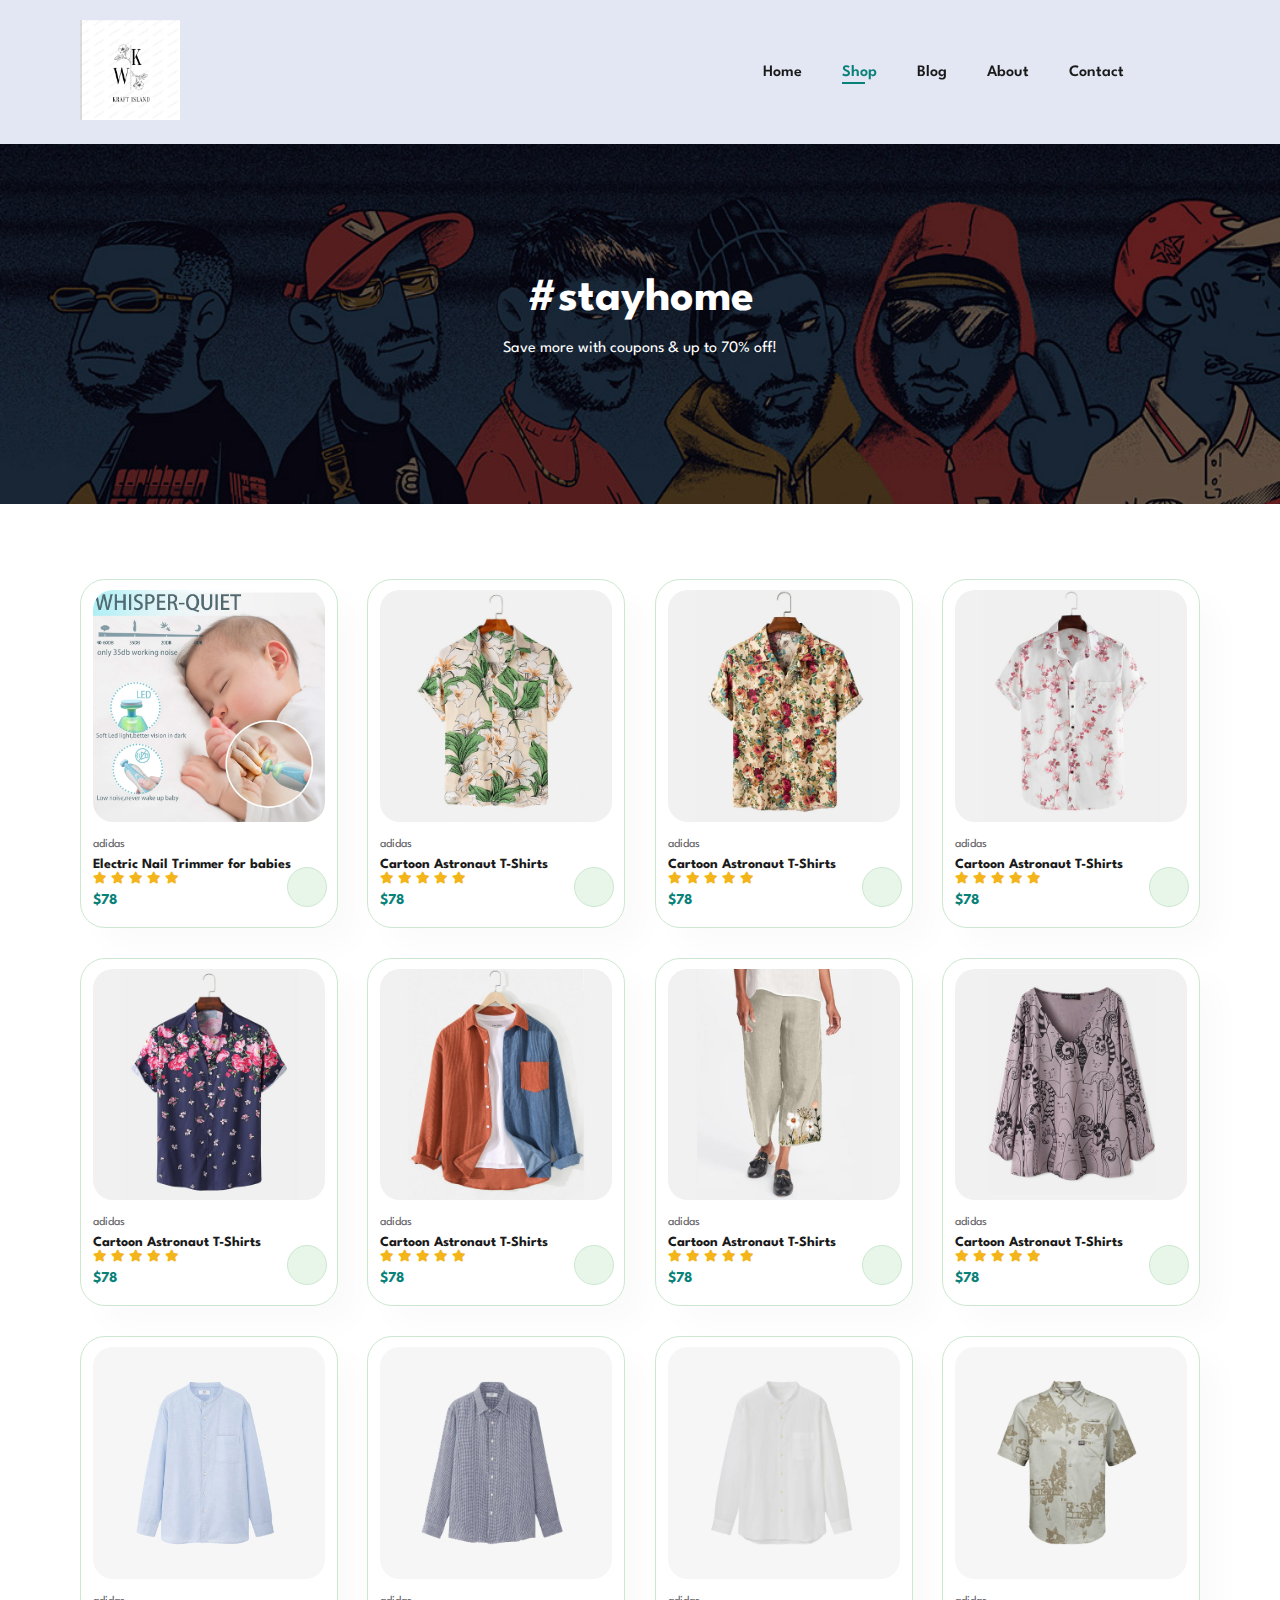
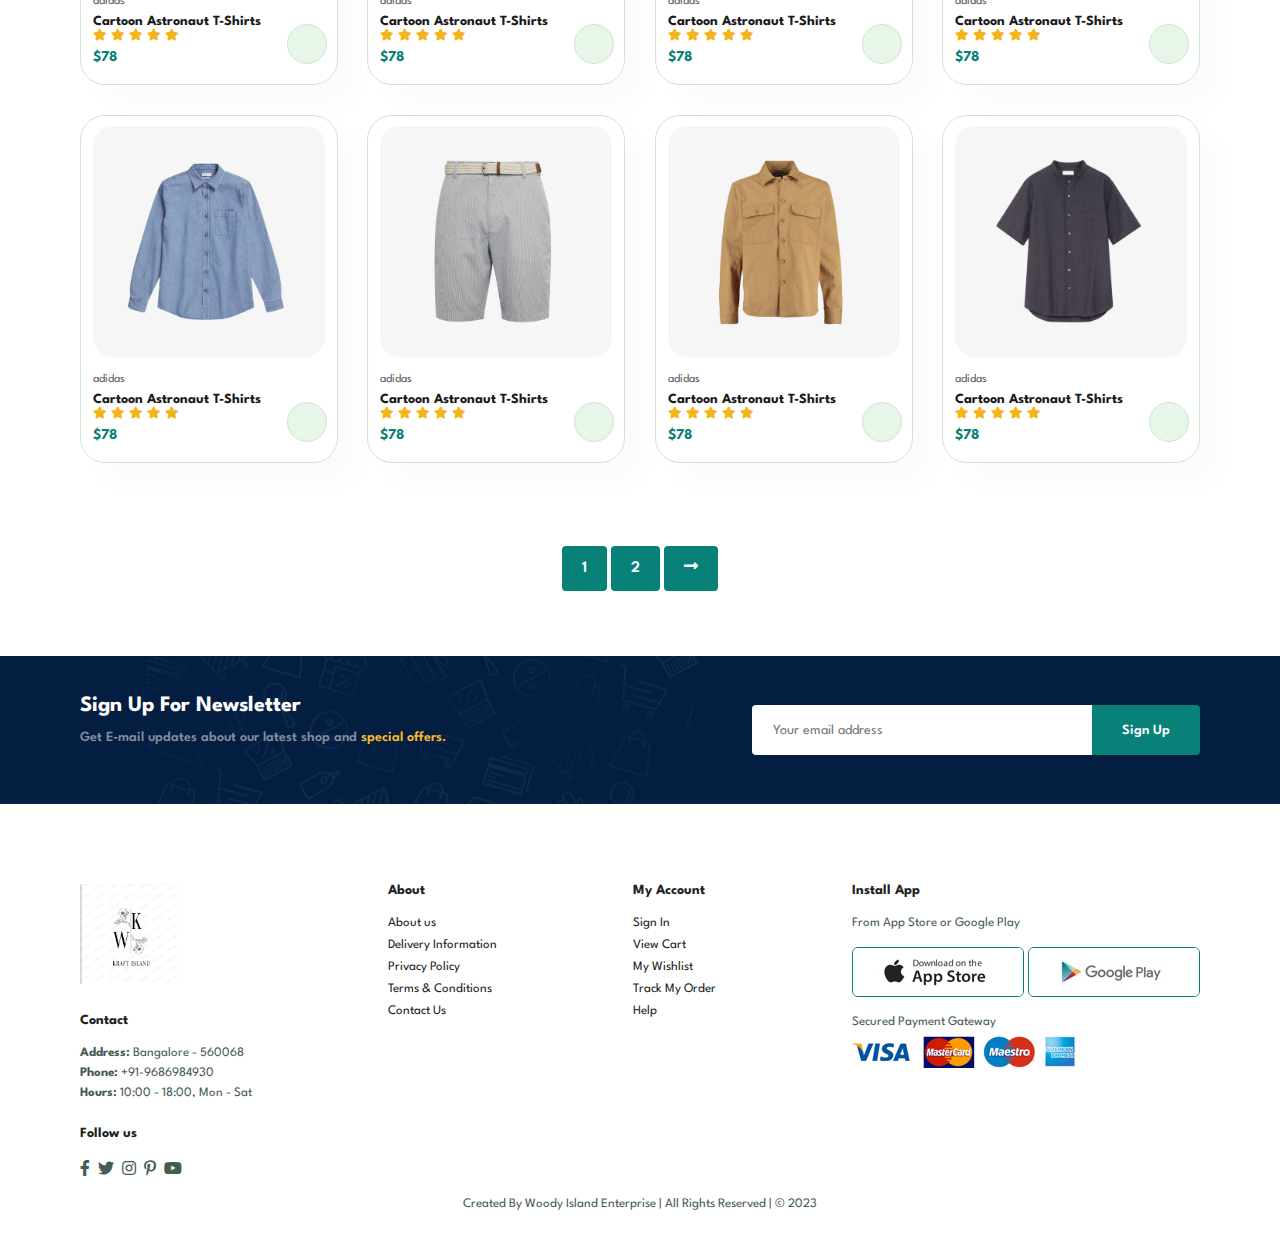
<file: shop.html>
<!DOCTYPE html>
<html lang="en">

<head>
    <meta charset="UTF-8">
    <meta http-equiv="X-UA-Compatible" content="IE=edge">
    <meta name="viewport" content="width=device-width, initial-scale=1.0">
    <title>e-commerce website</title>

    <!-- font-awesome cdn link -->
    <link rel="stylesheet" href="https://pro.fontawesome.com/releases/v5.10.0/css/all.css" />

    <!-- custom css file link -->
    <link rel="stylesheet" href="style.css">

</head>

<body>

    <section id="header">
        <a href="#"><img src="images/logo2.png" class="logo" alt="" width="100px" height="100px"></a>
        <div>
            <ul id="navbar">
                <li><a href="index.html">Home</a></li>
                <li><a class="active" href="shop.html">Shop</a></li>
                <li><a href="blog.html">Blog</a></li>
                <li><a href="about.html">About</a></li>
                <li><a href="contact.html">Contact</a></li>
                <li id="lg-bag"><a href="cart.html"><i class="far fa-shopping-bag"></i></a></li>
                <a href="#" id="close"><i class="far fa-times"></i></a>
            </ul>
        </div>
        <div id="mobile">
            <a href="cart.html"><i class="far fa-shopping-bag"></i></a>
            <i id="bar" class="fas fa-outdent"></i>
        </div>
    </section>

    <section id="page-header">
        <h2>#stayhome</h2>
        <p>Save more with coupons & up to 70% off!</p>
    </section>

    <section id="product1" class="section-p1">
        <div class="pro-container">
            <div class="pro" onclick="window.location.href='singleProduct.html';">
                <img src="images/products/trimmer_baby.jpg" alt="">
                <div class="des">
                    <span>adidas</span>
                    <h5>Electric Nail Trimmer for babies</h5>
                    <div class="star">
                        <i class="fas fa-star"></i>
                        <i class="fas fa-star"></i>
                        <i class="fas fa-star"></i>
                        <i class="fas fa-star"></i>
                        <i class="fas fa-star"></i>
                    </div>
                    <h4>$78</h4>
                </div>
                <a href="#"><i class="fas fa-shopping-cart cart"></i></a>
            </div>
            <div class="pro">
                <img src="images/products/f2.jpg" alt="">
                <div class="des">
                    <span>adidas</span>
                    <h5>Cartoon Astronaut T-Shirts</h5>
                    <div class="star">
                        <i class="fas fa-star"></i>
                        <i class="fas fa-star"></i>
                        <i class="fas fa-star"></i>
                        <i class="fas fa-star"></i>
                        <i class="fas fa-star"></i>
                    </div>
                    <h4>$78</h4>
                </div>
                <a href="#"><i class="fas fa-shopping-cart cart"></i></a>
            </div>
            <div class="pro">
                <img src="images/products/f3.jpg" alt="">
                <div class="des">
                    <span>adidas</span>
                    <h5>Cartoon Astronaut T-Shirts</h5>
                    <div class="star">
                        <i class="fas fa-star"></i>
                        <i class="fas fa-star"></i>
                        <i class="fas fa-star"></i>
                        <i class="fas fa-star"></i>
                        <i class="fas fa-star"></i>
                    </div>
                    <h4>$78</h4>
                </div>
                <a href="#"><i class="fas fa-shopping-cart cart"></i></a>
            </div>
            <div class="pro">
                <img src="images/products/f4.jpg" alt="">
                <div class="des">
                    <span>adidas</span>
                    <h5>Cartoon Astronaut T-Shirts</h5>
                    <div class="star">
                        <i class="fas fa-star"></i>
                        <i class="fas fa-star"></i>
                        <i class="fas fa-star"></i>
                        <i class="fas fa-star"></i>
                        <i class="fas fa-star"></i>
                    </div>
                    <h4>$78</h4>
                </div>
                <a href="#"><i class="fas fa-shopping-cart cart"></i></a>
            </div>
            <div class="pro">
                <img src="images/products/f5.jpg" alt="">
                <div class="des">
                    <span>adidas</span>
                    <h5>Cartoon Astronaut T-Shirts</h5>
                    <div class="star">
                        <i class="fas fa-star"></i>
                        <i class="fas fa-star"></i>
                        <i class="fas fa-star"></i>
                        <i class="fas fa-star"></i>
                        <i class="fas fa-star"></i>
                    </div>
                    <h4>$78</h4>
                </div>
                <a href="#"><i class="fas fa-shopping-cart cart"></i></a>
            </div>
            <div class="pro">
                <img src="images/products/f6.jpg" alt="">
                <div class="des">
                    <span>adidas</span>
                    <h5>Cartoon Astronaut T-Shirts</h5>
                    <div class="star">
                        <i class="fas fa-star"></i>
                        <i class="fas fa-star"></i>
                        <i class="fas fa-star"></i>
                        <i class="fas fa-star"></i>
                        <i class="fas fa-star"></i>
                    </div>
                    <h4>$78</h4>
                </div>
                <a href="#"><i class="fas fa-shopping-cart cart"></i></a>
            </div>
            <div class="pro">
                <img src="images/products/f7.jpg" alt="">
                <div class="des">
                    <span>adidas</span>
                    <h5>Cartoon Astronaut T-Shirts</h5>
                    <div class="star">
                        <i class="fas fa-star"></i>
                        <i class="fas fa-star"></i>
                        <i class="fas fa-star"></i>
                        <i class="fas fa-star"></i>
                        <i class="fas fa-star"></i>
                    </div>
                    <h4>$78</h4>
                </div>
                <a href="#"><i class="fas fa-shopping-cart cart"></i></a>
            </div>
            <div class="pro">
                <img src="images/products/f8.jpg" alt="">
                <div class="des">
                    <span>adidas</span>
                    <h5>Cartoon Astronaut T-Shirts</h5>
                    <div class="star">
                        <i class="fas fa-star"></i>
                        <i class="fas fa-star"></i>
                        <i class="fas fa-star"></i>
                        <i class="fas fa-star"></i>
                        <i class="fas fa-star"></i>
                    </div>
                    <h4>$78</h4>
                </div>
                <a href="#"><i class="fas fa-shopping-cart cart"></i></a>
            </div>
            <div class="pro">
                <img src="images/products/n1.jpg" alt="">
                <div class="des">
                    <span>adidas</span>
                    <h5>Cartoon Astronaut T-Shirts</h5>
                    <div class="star">
                        <i class="fas fa-star"></i>
                        <i class="fas fa-star"></i>
                        <i class="fas fa-star"></i>
                        <i class="fas fa-star"></i>
                        <i class="fas fa-star"></i>
                    </div>
                    <h4>$78</h4>
                </div>
                <a href="#"><i class="fas fa-shopping-cart cart"></i></a>
            </div>
            <div class="pro">
                <img src="images/products/n2.jpg" alt="">
                <div class="des">
                    <span>adidas</span>
                    <h5>Cartoon Astronaut T-Shirts</h5>
                    <div class="star">
                        <i class="fas fa-star"></i>
                        <i class="fas fa-star"></i>
                        <i class="fas fa-star"></i>
                        <i class="fas fa-star"></i>
                        <i class="fas fa-star"></i>
                    </div>
                    <h4>$78</h4>
                </div>
                <a href="#"><i class="fas fa-shopping-cart cart"></i></a>
            </div>
            <div class="pro">
                <img src="images/products/n3.jpg" alt="">
                <div class="des">
                    <span>adidas</span>
                    <h5>Cartoon Astronaut T-Shirts</h5>
                    <div class="star">
                        <i class="fas fa-star"></i>
                        <i class="fas fa-star"></i>
                        <i class="fas fa-star"></i>
                        <i class="fas fa-star"></i>
                        <i class="fas fa-star"></i>
                    </div>
                    <h4>$78</h4>
                </div>
                <a href="#"><i class="fas fa-shopping-cart cart"></i></a>
            </div>
            <div class="pro">
                <img src="images/products/n4.jpg" alt="">
                <div class="des">
                    <span>adidas</span>
                    <h5>Cartoon Astronaut T-Shirts</h5>
                    <div class="star">
                        <i class="fas fa-star"></i>
                        <i class="fas fa-star"></i>
                        <i class="fas fa-star"></i>
                        <i class="fas fa-star"></i>
                        <i class="fas fa-star"></i>
                    </div>
                    <h4>$78</h4>
                </div>
                <a href="#"><i class="fas fa-shopping-cart cart"></i></a>
            </div>
            <div class="pro">
                <img src="images/products/n5.jpg" alt="">
                <div class="des">
                    <span>adidas</span>
                    <h5>Cartoon Astronaut T-Shirts</h5>
                    <div class="star">
                        <i class="fas fa-star"></i>
                        <i class="fas fa-star"></i>
                        <i class="fas fa-star"></i>
                        <i class="fas fa-star"></i>
                        <i class="fas fa-star"></i>
                    </div>
                    <h4>$78</h4>
                </div>
                <a href="#"><i class="fas fa-shopping-cart cart"></i></a>
            </div>
            <div class="pro">
                <img src="images/products/n6.jpg" alt="">
                <div class="des">
                    <span>adidas</span>
                    <h5>Cartoon Astronaut T-Shirts</h5>
                    <div class="star">
                        <i class="fas fa-star"></i>
                        <i class="fas fa-star"></i>
                        <i class="fas fa-star"></i>
                        <i class="fas fa-star"></i>
                        <i class="fas fa-star"></i>
                    </div>
                    <h4>$78</h4>
                </div>
                <a href="#"><i class="fas fa-shopping-cart cart"></i></a>
            </div>
            <div class="pro">
                <img src="images/products/n7.jpg" alt="">
                <div class="des">
                    <span>adidas</span>
                    <h5>Cartoon Astronaut T-Shirts</h5>
                    <div class="star">
                        <i class="fas fa-star"></i>
                        <i class="fas fa-star"></i>
                        <i class="fas fa-star"></i>
                        <i class="fas fa-star"></i>
                        <i class="fas fa-star"></i>
                    </div>
                    <h4>$78</h4>
                </div>
                <a href="#"><i class="fas fa-shopping-cart cart"></i></a>
            </div>
            <div class="pro">
                <img src="images/products/n8.jpg" alt="">
                <div class="des">
                    <span>adidas</span>
                    <h5>Cartoon Astronaut T-Shirts</h5>
                    <div class="star">
                        <i class="fas fa-star"></i>
                        <i class="fas fa-star"></i>
                        <i class="fas fa-star"></i>
                        <i class="fas fa-star"></i>
                        <i class="fas fa-star"></i>
                    </div>
                    <h4>$78</h4>
                </div>
                <a href="#"><i class="fas fa-shopping-cart cart"></i></a>
            </div>
        </div>
    </section>

    <section id="pagination" class="section-p1">
        <a href="#">1</a>
        <a href="#">2</a>
        <a href="#"><i class="fas fa-long-arrow-alt-right"></i></a>
    </section>

    <section id="newsletter" class="section-p1 section-m1">
        <div class="newstext">
            <h4>Sign Up For Newsletter</h4>
            <p>Get E-mail updates about our latest shop and <span>special offers.</span></p>
        </div>
        <div class="form">
            <input type="text" placeholder="Your email address">
            <button class="normal">Sign Up</button>
        </div>
    </section>

    <footer class="section-p1">
        <div class="col">
            <img class="logo" src="images/logo2.png" alt="" width="100px" height="100px">
            <h4>Contact</h4>
            <p><strong>Address:</strong> Bangalore - 560068</p>
            <p><strong>Phone:</strong> +91-9686984930</p>
            <p><strong>Hours:</strong> 10:00 - 18:00, Mon - Sat</p>
            <div class="follow">
                <h4>Follow us</h4>
                <div class="icon">
                    <i class="fab fa-facebook-f"></i>
                    <i class="fab fa-twitter"></i>
                    <i class="fab fa-instagram"></i>
                    <i class="fab fa-pinterest-p"></i>
                    <i class="fab fa-youtube"></i>
                </div>
            </div>
        </div>
        <div class="col">
            <h4>About</h4>
            <a href="#">About us</a>
            <a href="#">Delivery Information</a>
            <a href="#">Privacy Policy</a>
            <a href="#">Terms & Conditions</a>
            <a href="#">Contact Us</a>
        </div>
        <div class="col">
            <h4>My Account</h4>
            <a href="#">Sign In</a>
            <a href="#">View Cart</a>
            <a href="#">My Wishlist</a>
            <a href="#">Track My Order</a>
            <a href="#">Help</a>
        </div>
        <div class="col install">
            <h4>Install App</h4>
            <p>From App Store or Google Play</p>
            <div class="row">
                <img src="images/pay/app.jpg" alt="">
                <img src="images/pay/play.jpg" alt="">
            </div>
            <p>Secured Payment Gateway</p>
            <img src="images/pay/pay.png" alt="">
        </div>
        <div class="copyright">
            <p>Created By Woody Island Enterprise | All Rights Reserved | &#169; 2023</p>
        </div>
    </footer>

    <!-- javascript script file link -->
    <script src="script.js"></script>
</body>

</html>
</file>
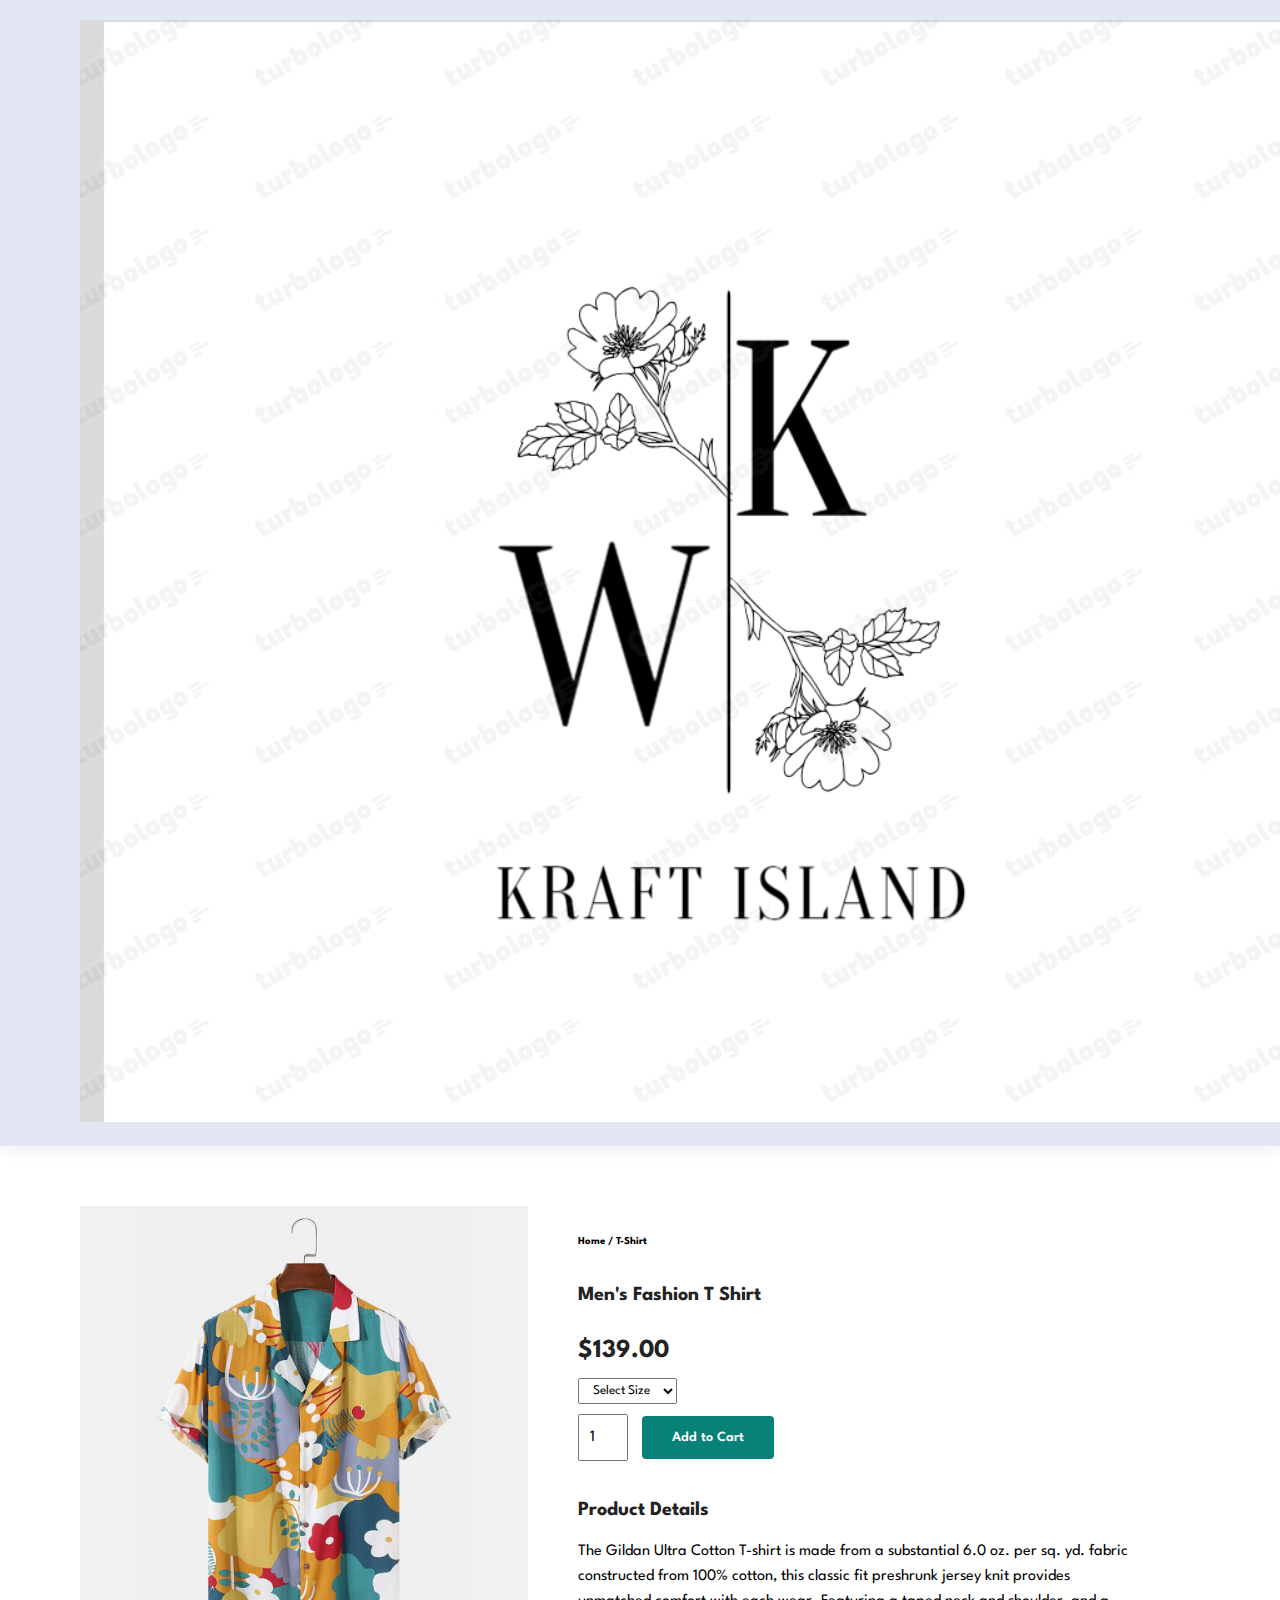
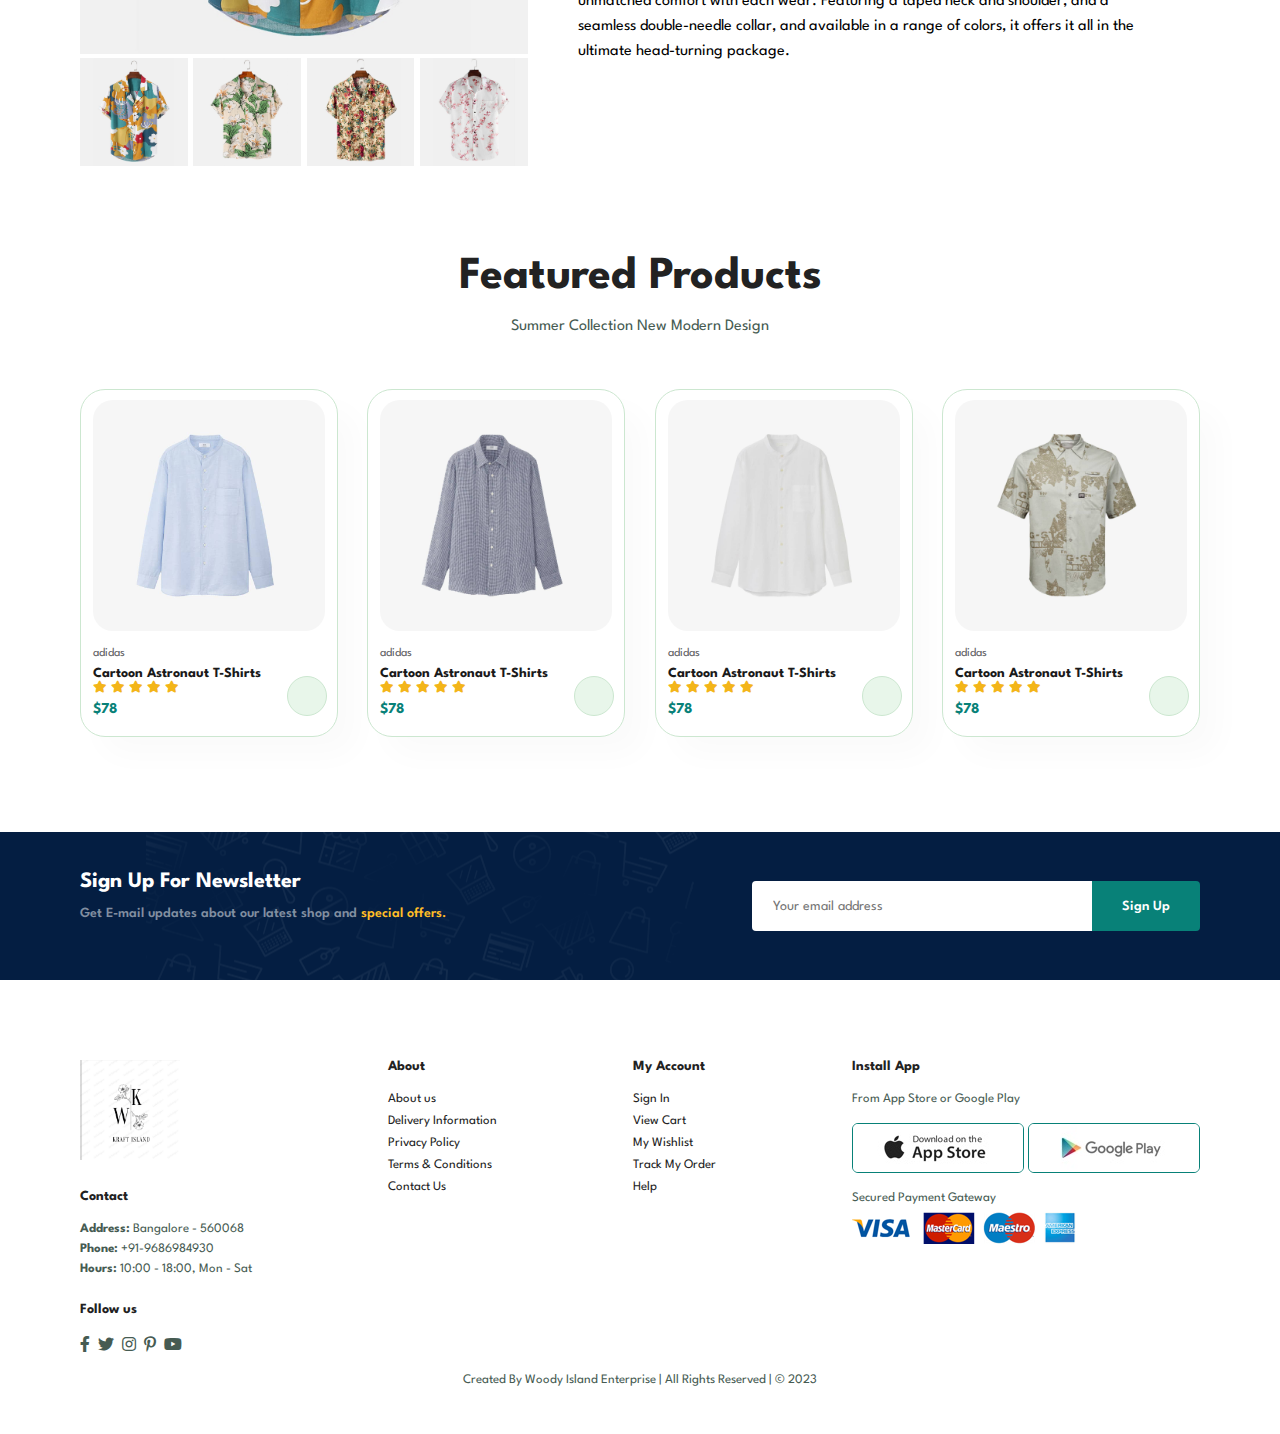
<file: singleProduct.html>
<!DOCTYPE html>
<html lang="en">

<head>
    <meta charset="UTF-8">
    <meta http-equiv="X-UA-Compatible" content="IE=edge">
    <meta name="viewport" content="width=device-width, initial-scale=1.0">
    <title>e-commerce website</title>

    <!-- font-awesome cdn link -->
    <link rel="stylesheet" href="https://pro.fontawesome.com/releases/v5.10.0/css/all.css" />

    <!-- custom css file link -->
    <link rel="stylesheet" href="style.css">

</head>

<body>

    <section id="header">
        <a href="#"><img src="images/logo2.png" class="logo" alt=""></a>
        <div>
            <ul id="navbar">
                <li><a href="index.html">Home</a></li>
                <li><a class="active" href="shop.html">Shop</a></li>
                <li><a href="blog.html">Blog</a></li>
                <li><a href="about.html">About</a></li>
                <li><a href="contact.html">Contact</a></li>
                <li id="lg-bag"><a href="cart.html"><i class="far fa-shopping-bag"></i></a></li>
                <a href="#" id="close"><i class="far fa-times"></i></a>
            </ul>
        </div>
        <div id="mobile">
            <a href="cart.html"><i class="far fa-shopping-bag"></i></a>
            <i id="bar" class="fas fa-outdent"></i>
        </div>
    </section>

    <section id="productdetails" class="section-p1">
        <div class="single-pro-image">
            <img src="images/products/f1.jpg" width="100%" id="MainImg" alt="">
            <div class="small-image-group">
                <div class="small-img-col">
                    <img src="images/products/f1.jpg" width="100%" class="small-img" alt="">
                </div>
                <div class="small-img-col">
                    <img src="images/products/f2.jpg" width="100%" class="small-img" alt="">
                </div>
                <div class="small-img-col">
                    <img src="images/products/f3.jpg" width="100%" class="small-img" alt="">
                </div>
                <div class="small-img-col">
                    <img src="images/products/f4.jpg" width="100%" class="small-img" alt="">
                </div>
            </div>
        </div>
        <div class="single-pro-details">
            <h6>Home / T-Shirt</h6>
            <h4>Men's Fashion T Shirt</h4>
            <h2>$139.00</h2>
            <select>
                <option>Select Size</option>
                <option>XL</option>
                <option>XXL</option>
                <option>Small</option>
                <option>Large</option>
            </select>
            <input type="number" value="1">
            <button class="normal">Add to Cart</button>
            <h4>Product Details</h4>
            <span>The Gildan Ultra Cotton T-shirt is made from a substantial 6.0 oz. per sq. yd. fabric
                constructed from 100% cotton, this classic fit preshrunk jersey knit provides unmatched comfort
                with each wear. Featuring a taped neck and shoulder, and a seamless double-needle collar, and available in a range
                of colors, it offers it all in the ultimate head-turning package.
            </span>
        </div>
    </section>

    <section id="product1" class="section-p1">
        <h2>Featured Products</h2>
        <p>Summer Collection New Modern Design</p>
        <div class="pro-container">
            <div class="pro">
                <img src="images/products/n1.jpg" alt="">
                <div class="des">
                    <span>adidas</span>
                    <h5>Cartoon Astronaut T-Shirts</h5>
                    <div class="star">
                        <i class="fas fa-star"></i>
                        <i class="fas fa-star"></i>
                        <i class="fas fa-star"></i>
                        <i class="fas fa-star"></i>
                        <i class="fas fa-star"></i>
                    </div>
                    <h4>$78</h4>
                </div>
                <a href="#"><i class="fas fa-shopping-cart cart"></i></a>
            </div>
            <div class="pro">
                <img src="images/products/n2.jpg" alt="">
                <div class="des">
                    <span>adidas</span>
                    <h5>Cartoon Astronaut T-Shirts</h5>
                    <div class="star">
                        <i class="fas fa-star"></i>
                        <i class="fas fa-star"></i>
                        <i class="fas fa-star"></i>
                        <i class="fas fa-star"></i>
                        <i class="fas fa-star"></i>
                    </div>
                    <h4>$78</h4>
                </div>
                <a href="#"><i class="fas fa-shopping-cart cart"></i></a>
            </div>
            <div class="pro">
                <img src="images/products/n3.jpg" alt="">
                <div class="des">
                    <span>adidas</span>
                    <h5>Cartoon Astronaut T-Shirts</h5>
                    <div class="star">
                        <i class="fas fa-star"></i>
                        <i class="fas fa-star"></i>
                        <i class="fas fa-star"></i>
                        <i class="fas fa-star"></i>
                        <i class="fas fa-star"></i>
                    </div>
                    <h4>$78</h4>
                </div>
                <a href="#"><i class="fas fa-shopping-cart cart"></i></a>
            </div>
            <div class="pro">
                <img src="images/products/n4.jpg" alt="">
                <div class="des">
                    <span>adidas</span>
                    <h5>Cartoon Astronaut T-Shirts</h5>
                    <div class="star">
                        <i class="fas fa-star"></i>
                        <i class="fas fa-star"></i>
                        <i class="fas fa-star"></i>
                        <i class="fas fa-star"></i>
                        <i class="fas fa-star"></i>
                    </div>
                    <h4>$78</h4>
                </div>
                <a href="#"><i class="fas fa-shopping-cart cart"></i></a>
            </div>
        </div>
    </section>

    <section id="newsletter" class="section-p1 section-m1">
        <div class="newstext">
            <h4>Sign Up For Newsletter</h4>
            <p>Get E-mail updates about our latest shop and <span>special offers.</span></p>
        </div>
        <div class="form">
            <input type="text" placeholder="Your email address">
            <button class="normal">Sign Up</button>
        </div>
    </section>

    <footer class="section-p1">
        <div class="col">
            <img class="logo" src="images/logo2.png" alt="">
            <h4>Contact</h4>
            <p><strong>Address:</strong> Bangalore - 560068</p>
            <p><strong>Phone:</strong> +91-9686984930</p>
            <p><strong>Hours:</strong> 10:00 - 18:00, Mon - Sat</p>
            <div class="follow">
                <h4>Follow us</h4>
                <div class="icon">
                    <i class="fab fa-facebook-f"></i>
                    <i class="fab fa-twitter"></i>
                    <i class="fab fa-instagram"></i>
                    <i class="fab fa-pinterest-p"></i>
                    <i class="fab fa-youtube"></i>
                </div>
            </div>
        </div>
        <div class="col">
            <h4>About</h4>
            <a href="#">About us</a>
            <a href="#">Delivery Information</a>
            <a href="#">Privacy Policy</a>
            <a href="#">Terms & Conditions</a>
            <a href="#">Contact Us</a>
        </div>
        <div class="col">
            <h4>My Account</h4>
            <a href="#">Sign In</a>
            <a href="#">View Cart</a>
            <a href="#">My Wishlist</a>
            <a href="#">Track My Order</a>
            <a href="#">Help</a>
        </div>
        <div class="col install">
            <h4>Install App</h4>
            <p>From App Store or Google Play</p>
            <div class="row">
                <img src="images/pay/app.jpg" alt="">
                <img src="images/pay/play.jpg" alt="">
            </div>
            <p>Secured Payment Gateway</p>
            <img src="images/pay/pay.png" alt="">
        </div>
        <div class="copyright">
            <p>Created By Woody Island Enterprise | All Rights Reserved | &#169; 2023</p>
        </div>
    </footer>

    <!-- javascript script file code -->
    <script>
        var mainImg = document.getElementById("MainImg");
        var smallImg = document.getElementsByClassName("small-img");
        smallImg[0].onclick = function() {
            mainImg.src = smallImg[0].src;
        }
        smallImg[1].onclick = function () {
            mainImg.src = smallImg[1].src;
        }
        smallImg[2].onclick = function () {
            mainImg.src = smallImg[2].src;
        }
        smallImg[3].onclick = function () {
            mainImg.src = smallImg[3].src;
        }
    </script>

    <!-- javascript script file link -->
    <script src="script.js"></script>
</body>

</html>
</file>
<file: style.css>
@import url('https://fonts.googleapis.com/css2?family=Spartan:wght@100;200;300;400;500;600;700;800;900&display=swap');

* {
    margin: 0;
    padding: 0;
    box-sizing: border-box;
    font-family: 'Spartan',sans-serif;
}

h1 {
    font-size: 50px;
    line-height: 64px;
    color: #222;
}

h2 {
    font-size: 46px;
    line-height: 54px;
    color: #222;
}

h4 {
    font-size: 20px;
    color: #222;
}

h6 {
    font-weight: 700;
    font-size: 12x;
}

p {
    font-size: 16px;
    color: #465b52;
    margin: 15px 0 20px 0;
}

.section-p1 {
    padding: 40px 80px;
}

.section-m1 {
    margin: 40px 0;
}

button.normal {
    font-size: 14px;
    font-weight: 600;
    padding: 15px 30px;
    color: #000;
    background-color: #fff;
    border-radius: 4px;
    cursor: pointer;
    border: none;
    outline: none;
    transition: 0.2s ease;
}

button.white {
    font-size: 13px;
    font-weight: 600;
    padding: 11px 18px;
    color: #fff;
    background-color: transparent;
    cursor: pointer;
    border: 1px solid #fff;
    outline: none;
    transition: 0.2s ease;
}

body {
    width: 100%;
}

/* Header Start */

#header {
    display: flex;
    align-items: center;
    justify-content: space-between;
    padding: 20px 80px;
    background: #E3E6F3;
    box-shadow: 0 5px 15px rgba(0, 0, 0, 0.06);
    z-index: 999;
    position: sticky;
    top: 0;
}

#navbar {
    display: flex;
    align-items: center;
    justify-content: center;
}

#navbar li {
    list-style: none;
    padding: 0 20px;
    position: relative;
}

#navbar li a {
    text-decoration: none;
    font-size: 16px;
    font-weight: 600;
    color: #1a1a1a;
    transition: 0.3s ease; 
}

#navbar li a:hover,
#navbar li a.active {
    color: #088178;
}

#navbar li a:hover::after,
#navbar li a.active::after {
    content: "";
    width: 30%;
    height: 2px;
    background: #088178;
    position: absolute;
    bottom: -4px;
    left: 20px;
}

#close {
    display: none;
}

#mobile {
    display: none;
    align-items: center;
}

/* Home Page */

#hero {
    background-image: url(images/hero4.png);
    width: 100%;
    height: 90vh;
    background-size: cover;
    background-position: top 25% right 0;
    padding: 0 80px;
    display: flex;
    flex-direction: column;
    align-items: flex-start;
    justify-content: center;
}

#hero h4 {
    padding-bottom: 15px;
}

#hero h1 {
    color: #088178;
}

#hero button {
    background-image: url(images/button.png);
    background-color: transparent;
    color: #088178;
    border: 0;
    padding: 14px 80px 14px 65px;
    background-repeat: no-repeat;
    cursor: pointer;
    font-weight: 700;
    font-size: 15px;
}

#feature {
    display: flex;
    align-items: center;
    justify-content: space-between;
    flex-wrap: wrap;
}

#feature .fe-box {
    width: 180px;
    text-align: center;
    padding: 25px 15px;
    box-shadow: 20px 20px 34px rgba(0, 0, 0, 0.03);
    border: 1px solid #cce7d0;
    border-radius: 4px;
    margin: 15px 0;
}

#feature .fe-box:hover {
    box-shadow: 10px 10px 54px rgba(70, 62, 221, 0.1);
}

#feature .fe-box img{
    width: 100%;
    margin-bottom: 10px;
}

#feature .fe-box h6 {
    display: inline-block;
    padding: 9px 8px 6px 8px;
    line-height: 1;
    border-radius: 4px;
    color: #088178;
    background-color: #fddde4;
}

#feature .fe-box:nth-child(2) h6 {
    background-color: #cdebbc;
}

#feature .fe-box:nth-child(3) h6 {
    background-color: #d1e8f2;
}

#feature .fe-box:nth-child(4) h6 {
    background-color: #cdd4f8;
}

#feature .fe-box:nth-child(5) h6 {
    background-color: #f6dbf6;
}

#feature .fe-box:nth-child(6) h6 {
    background-color: #fff2e5;
}

#product1 {
    text-align: center;
}

#product1 .pro-container {
    display: flex;
    justify-content: space-between;
    padding-top: 20px;
    flex-wrap: wrap;
}

#product1 .pro {
    width: 23%;
    min-width: 250px;
    padding: 10px 12px;
    border: 1px solid #cce7d0;
    border-radius: 25px;
    cursor: pointer;
    box-shadow: 20px 20px 30px rgba(0, 0, 0, 0.02);
    margin: 15px 0;
    transition: 0.2s ease;
    position: relative;
}

#product1 .pro:hover {
    box-shadow: 20px 20px 30px rgba(0, 0, 0, 0.06);
}

#product1 .pro img {
    width: 100%;
    border-radius: 20px;   
}

#product1 .pro .des {
    text-align: start;
    padding: 10px 0;
}

#product1 .pro .des span {
    color: #606063;
    font-size: 12px;
}

#product1 .pro .des h5 {
    padding-top: 7px;
    color: #1a1a1a;
    font-size: 14px;
}

#product1 .pro .des i {
    font-size: 12px;
    color: rgb(243, 181, 25);
}

#product1 .pro .des h4 {
    padding-top: 7px;
    font-size: 15px;
    font-weight: 700;
    color: #088178;
}

#product1 .pro .cart {
    width: 40px;
    height: 40px;
    line-height: 40px;
    border-radius: 50px;
    background-color: #e8f6ea;
    font-weight: 500;
    color: #088178;
    border: 1px solid #cce7d0;
    position: absolute;
    bottom: 20px;
    right: 10px;
}

#banner {
    display: flex;
    flex-direction: column;
    justify-content: center;
    align-items: center;
    text-align: center;
    background-image: url(images/banner/b2.jpg);
    background-size: cover;
    background-position: center;
    width: 100%;
    height: 40vh;
}

#banner h4 {
    color: #fff;
    font-size: 16px;
}

#banner h2 {
    color: #fff;
    font-size: 30px;
    padding: 10px 0;
}

#banner h2 span {
    color: #ef3636;
}

#banner button:hover {
    background-color: #088178;
    color: #fff;
}

#sm-banner {
    display: flex;
    justify-content: space-between;
    flex-wrap: wrap;
}

#sm-banner .banner-box {
    display: flex;
    flex-direction: column;
    justify-content: center;
    align-items: flex-start;
    text-align: center;
    background-image: url(images/banner/b17.jpg);
    background-size: cover;
    background-position: center;
    min-width: 850px;
    height: 50vh;
    padding: 30px;
}

#sm-banner h4{
    color: #fff;
    font-size: 20px;
    font-weight: 300;
}

#sm-banner h2 {
    color: #fff;
    font-size: 28px;
    font-weight: 800;
}

#sm-banner span  {
    color: #fff;
    font-size: 14px;
    font-weight: 500;
    padding-bottom: 15px;
}

#sm-banner .banner-box:hover button{
    background-color: #088178;
    border: 1px solid #088178;
}

#sm-banner .banner-box:nth-child(2) {
    background-image: url(images/banner/b10.jpg);
}

#banner3 .banner-box {
    display: flex;
    flex-direction: column;
    justify-content: center;
    align-items: flex-start;
    text-align: center;
    background-image: url(images/banner/b7.jpg);
    background-size: cover;
    background-position: center;
    min-width: 30%;
    height: 30vh;
    padding: 30px;
    margin-bottom: 20px;
}

#banner3 .banner-box:nth-child(2) {
    background-image: url(images/banner/b4.jpg);
}

#banner3 .banner-box:nth-child(3) {
    background-image: url(images/banner/b18.jpg);
}

#banner3 {
    display: flex;
    justify-content: space-between;
    flex-wrap: wrap;
    padding: 0 80px;   
}

#banner3 h2 {
    color: #fff;
    font-weight: 900;
    font-size: 22px;
}

#banner3 h3 {
    color: #ec544e;
    font-weight: 800;
    font-size: 15px;
}

#newsletter {
    display: flex;
    justify-content: space-between;
    align-items: center;
    flex-wrap: wrap;
    background-image: url(images/banner/b14.png);
    background-repeat: no-repeat;
    background-position: 20% 30%;
    background-color: #041e42;
}

#newsletter h4 {
    font-size: 22px;
    font-weight: 700;
    color: #fff;
}

#newsletter p {
    font-size: 14px;
    font-weight: 600;
    color: #818EA0;
}

#newsletter p span{ 
    color: #ffbd27;
}

#newsletter .form {
    display: flex;
    width: 40%;
}

#newsletter input {
    height: 3.125rem;
    padding: 0 1.25rem;
    font-size: 14px;
    width: 100%;
    border: 1px solid transparent;
    border-radius: 4px;
    outline: none;
    border-top-right-radius: 0;
    border-bottom-right-radius: 0;
}

#newsletter button {
    background-color: #088178;
    color: #fff;
    white-space: nowrap;
    border-top-left-radius: 0;
    border-bottom-left-radius: 0;
}

footer {
    display: flex;
    justify-content: space-between;
    flex-wrap: wrap;
}

footer .col {
    display: flex;
    flex-direction: column;
    align-items: flex-start;
    margin-bottom: 20px;
}

footer .logo {
    margin-bottom: 30px;
    width: 100px;
    height:100px;
}

footer h4 {
    font-size: 14px;
    padding-bottom: 20px;
}

footer p {
    font-size: 13px;
    margin: 0 0 8px 0;
}

footer a {
    font-size: 13px;
    text-decoration: none;
    color: #222;
    margin: 0 0 10px 0;
}

footer .follow {
    margin-top: 20px;
}

footer .follow i{
    color: #465b52;
    padding-right: 4px;
    cursor: pointer;
}

footer .install .row img{
    border: 1px solid #088178;
    border-radius: 6px;
    margin: 10px 0 15px 0;
}

footer .follow i:hover,
footer a:hover {
    color: #088178;
}

footer .copyright {
    width: 100%;
    text-align: center;
}

/* Shop Page */

#page-header {
    background-image: url(images/banner/b1.jpg);
    width: 100%;
    height: 40vh;
    background-size: cover;
    display: flex;
    justify-content: center;
    text-align: center;
    flex-direction: column;
    padding: 14px;
}

#page-header h2,
#page-header p {
    color: #fff;
}

#pagination {
    text-align: center;
}

#pagination a {
    text-decoration: none;
    background-color: #088178;
    padding: 15px 20px;
    border-radius: 4px;
    color: #fff;
    font-weight: 600;
}

#pagination a i {
    font-size: 16px;
    font-weight: 600;
}

/* Single Product Page */

#productdetails {
    display: flex;
    margin-top: 20px;
}

#productdetails .single-pro-image{
    width: 40%;
    margin-right: 50px;
}

.small-image-group {
    display: flex;
    justify-content: space-between;
}

.small-img-col {
    flex-basis: 24%;
    cursor: pointer;
}

#productdetails .single-pro-details {
    width: 50%;
    padding-top: 30px;
}

#productdetails .single-pro-details h4 {
    padding: 40px 0 20px 0;
}

#productdetails .single-pro-details h2 {
    font-size: 26px;
}

#productdetails .single-pro-details select {
    display: block;
    padding: 5px 10px;
    margin-bottom: 10px;
}

#productdetails .single-pro-details input {
    width: 50px;
    height: 47px;
    padding-left: 10px;
    font-size: 16px;
    margin-right: 10px;
}

#productdetails .single-pro-details button {
    background-color: #088178;
    color: #fff;
}

#productdetails .single-pro-details input:focus {
    outline: none;
}

#productdetails .single-pro-details span {
    line-height: 25px;
}

/* Blog Page */

#page-header.blog-header {
    background-image: url(images/banner/b19.jpg);
}

#blog {
    padding: 150px 150px 0 150px;
}

#blog .blog-box {
    display: flex;
    align-items: center;
    width: 100%;
    position: relative;
    padding-bottom: 90px;
}

#blog .blog-img {
    width: 50%;
    margin-right: 40px;
}

#blog img {
    width: 100%;
    height: 300px;
    object-fit: cover;
}

#blog .blog-details {
    width: 50%;
}

#blog .blog-details a {
    text-decoration: none;
    font-size: 11px;
    color: #000;
    font-weight: 700;
    position: relative;
    transition: 0.3s;
}

#blog .blog-details a::after {
    content: "";
    width: 50px;
    height: 1px;
    background-color: #000;
    position: absolute;
    top: 4px;
    right: -60px;
}

#blog .blog-details a:hover {
    color: #088178;
}

#blog .blog-details a:hover::after {
    background-color: #088178;
}

#blog .blog-box h1 {
    position: absolute;
    top: -40px;
    left: 0;
    font-size: 70px;
    font-weight: 700;
    color: #c9cbce;
    z-index: -9;
}

/* About Page */

#page-header.about-header {
    background-image: url(images/about/banner.png);
}

#about-head {
    display: flex;
    align-items: center;
}

#about-head img {
    width: 50%;
    height: auto;
}

#about-head div {
    padding-left: 40px;
}


#about-app {
    text-align: center;
}

#about-app .video {
    width: 70%;
    height: 100%;
    margin: 30px auto 0 auto;
} 

#about-app .video video {
    width: 100%;
    height: 100%;
    border-radius: 20px;
}

/* Contact Page */

#contact-details {
    display: flex;
    align-items: center;
    justify-content: space-between;
}

#contact-details .details {
    width: 40%;
}

#contact-details .details span,
#form-details form span {
    font-size: 12px;
}

#contact-details .details h2,
#form-details form h2 {
    font-size: 26px;
    line-height: 35px;
    padding: 20px 0;
}

#contact-details .details h3 {
    font-size: 16px;
    padding-bottom: 15px;
}

#contact-details .details li {
    list-style: none;
    display: flex;
    padding: 10px 0;
    align-items: center;
}

#contact-details .details li i {
    font-size: 14px;
    padding-right: 22px;
}

#contact-details .details li p {
    margin: 0;
    font-size: 14px;
}

#contact-details .map {
    width: 55%;
    height: 400px;
}

#contact-details .map iframe {
    width: 100%;
    height: 100%;
}

#form-details {
    display: flex;
    justify-content: space-between;
    margin: 30px;
    padding: 80px;
    border: 1px solid #e1e1e1;
}

#form-details form {
    width: 65%;
    display: flex;
    flex-direction: column;
    align-items: flex-start;
}

#form-details form input,
#form-details form textarea {
    width: 100%;
    padding: 12px 15px;
    outline: none;
    margin-bottom: 20px;
    border: 1px solid #e1e1e1;
}

#form-details form button {
    background-color: #088178;
    color: #fff;
}

#form-details .people div {
    padding-bottom: 25px;
    display: flex;
    align-items: flex-start;
}

#form-details .people div img {
    width: 65px;
    height: 65px;
    object-fit: cover;
    margin-right: 15px;
}

#form-details .people div p {
    margin: 0;
    font-size: 13px;
    line-height: 25px;
}

#form-details .people div span {
    display: block;
    color: #000;
    font-size: 16px;
    font-weight: 600;
}

/* Cart Page */

#cart {
    overflow-x: auto;
}

#cart table {
    width: 100%;
    border-collapse: collapse;
    table-layout: fixed;
    white-space: nowrap;
}

#cart table img {
    width: 70px;
}

#cart table td:nth-child(1) {
    width: 100px;
    text-align: center;
}

#cart table td:nth-child(2) {
    width: 150px;
    text-align: center;
}

#cart table td:nth-child(3) {
    width: 250px;
    text-align: center;
}

#cart table td:nth-child(4),
#cart table td:nth-child(5),
#cart table td:nth-child(6) {
    width: 150px;
    text-align: center;
}

#cart table td:nth-child(5) input{
    width: 70px;
    padding: 10px 5px 10px 15px;
}

#cart table thead {
    border: 1px solid #e2e9e1;
    border-left: none;
    border-right: none;
}

#cart table thead td {
    font-weight: 700;
    text-transform: uppercase;
    font-size: 13px;
    padding: 18px 0;
}

#cart table tbody tr td {
    padding-top: 15px;
}

#cart table tbody td {
    font-size: 13px;
}

#cart-add {
    display: flex;
    flex-wrap: wrap;
    justify-content: space-between;
}

#cart-add .coupon {
    width: 50%;
    margin-bottom: 30px;
}

#cart-add .coupon h3,
#cart-add .subtotal h3 {
    padding-bottom: 15px;
}
 
#cart-add .coupon input {
    padding: 10px 20px;
    outline: none;
    width: 60%;
    margin-right: 10px;
    border: 1px solid #e2e9e1;
}

#cart-add .coupon button,
#cart-add .subtotal button {
    background-color: #088178;
    color: #fff;
    padding: 12px 20px;
}

#cart-add .subtotal {
    width: 50%;
    margin-bottom: 30px;
    border: 1px solid #e2e9e1;
    padding: 30px;
}

#cart-add .subtotal table {
    border-collapse: collapse;
    width: 100%;
    margin-bottom: 20px;
}

#cart-add .subtotal table td {
    width: 50%;
    border: 1px solid #e2e9e1;
    padding: 10px;
    font-size: 13px;
}

/* Media Query */

@media (max-width: 799px) {
    .section-p1 {
        padding: 40px 40px;
    } 

    #navbar {
        display: flex;
        flex-direction: column;
        align-items: flex-start;
        justify-content: flex-start;
        position: fixed;
        top: 0;
        right: -300px;
        height: 100vh;
        width: 300px;
        background-color: #E3E6F3;
        box-shadow: 0 40px 60px rgba(0, 0, 0, 0.1);
        padding: 80px 0 0 10px;
        transition: 0.3s;
    }

    #navbar.active {
        right: 0px;
    }

    #navbar li {
        margin-bottom: 25px;
    }

    #mobile {
        display: flex;
        align-items: center;
    }

    #mobile i {
        color: #1a1a1a;
        font-size: 24px;
        padding-left: 20px;
    }

    #close {
        display: initial;
        position: absolute;
        top: 30px;
        left: 30px;
        color: #222;
        font-size: 24px;
    }

    #lg-bag {
        display: none;
    }

    #hero {
        height: 70vh;
        padding: 0 80px;
        background-position: top 30% right 30%;
    }

    #feature {
        justify-content: center;
    }

    #feature .fe-box {
        margin: 15px 15px;
    }

    #product1 .pro-container {
        justify-content: center;
    }

    #product1 .pro {
        margin: 15px;
    }

    #banner {
        height: 20vh;
    }

    #sm-banner .banner-box {
        min-height: 100%;
        height: 30vh;
    }

    #banner3 {
        padding: 0 40px;
    }

    #banner3 .banner-box {
        width: 28%;
    }

    #newsletter .form {
        width: 70%;
    }

    /* Contact Page */

    #form-details {
        padding: 40px;
    }

    #form-details form {
        width: 50%;
    }
}

@media (max-width: 477px) {
    .section-p1 {
        padding: 20px;
    }

    #header {
        padding: 10px 30px;
    }

    h1 {
        font-size: 38px;
    }

    h2 {
        font-size: 32px;
    }

    #hero {
        padding: 0 20px;
        background-position: 55%;
    }

    #feature {
        justify-content: space-between;
    }

    #feature .fe-box {
        width: 155px;
        margin: 0 0 15px 0;
    }

    #product .pro {
        width: 100%;
    }
    
    #banner {
        height: 40vh;
    }

    #sm-banner .banner-box {
        height: 40vh;
        margin-bottom: 20px;
    }

    #banner3 {
        padding: 0 20px;
    }

    #banner3 .banner-box {
        width: 100%;
    }

    #newsletter {
        padding: 40px 20px;
    }

    #newsletter .form {
        width: 100%;
    }

    footer .copyright {
        text-align: start;
    }

    /* Single Product */
    #productdetails {
        display: flex;
        flex-direction: column;
    }

    #productdetails .single-pro-image {
        width: 100%;
        margin-right: 0px;
    }

    #productdetails .single-pro-details {
        width: 100%;
    }

    /* Blog Page */
    #blog {
        padding: 100px 20px 0 20px;
    }

    #blog .blog-box {
        display: flex;
        flex-direction: column;
        align-items: flex-start;
    }

    #blog .blog-img {
        width: 100%;
        margin-right: 0px;
        margin-bottom: 30px;
    }

    #blog .blog-details {
        width: 100%;
    }

    /* About Page */
    
    #about-head {
        flex-direction: column;
    }

    #about-head img {
        width: 100%;
        margin-bottom: 20px;
    }

    #about-head div {
        padding-left: 0px;
    }

    #about-app .video {
        width: 100%;
    }

    /* Contact Page */

    #contact-details {
        flex-direction: column;
    }

    #contact-details .details {
        width: 100%;
        margin-bottom: 30px;
    }

    #contact-details .map {
        width: 100%;
    }

    #form-details {
        margin: 10px;
        padding: 30px 10px;
        flex-wrap: wrap;
    }

    #form-details form {
        width: 100%;
        margin-bottom: 30px;
    }

    /* Cart Page */

    #cart-add {
        flex-direction: column;
    }

    #cart-add .coupon {
        width: 100%;
    }

    #cart-add .subtotal {
        width: 100%;
        padding: 20px;
    }
}
</file>
